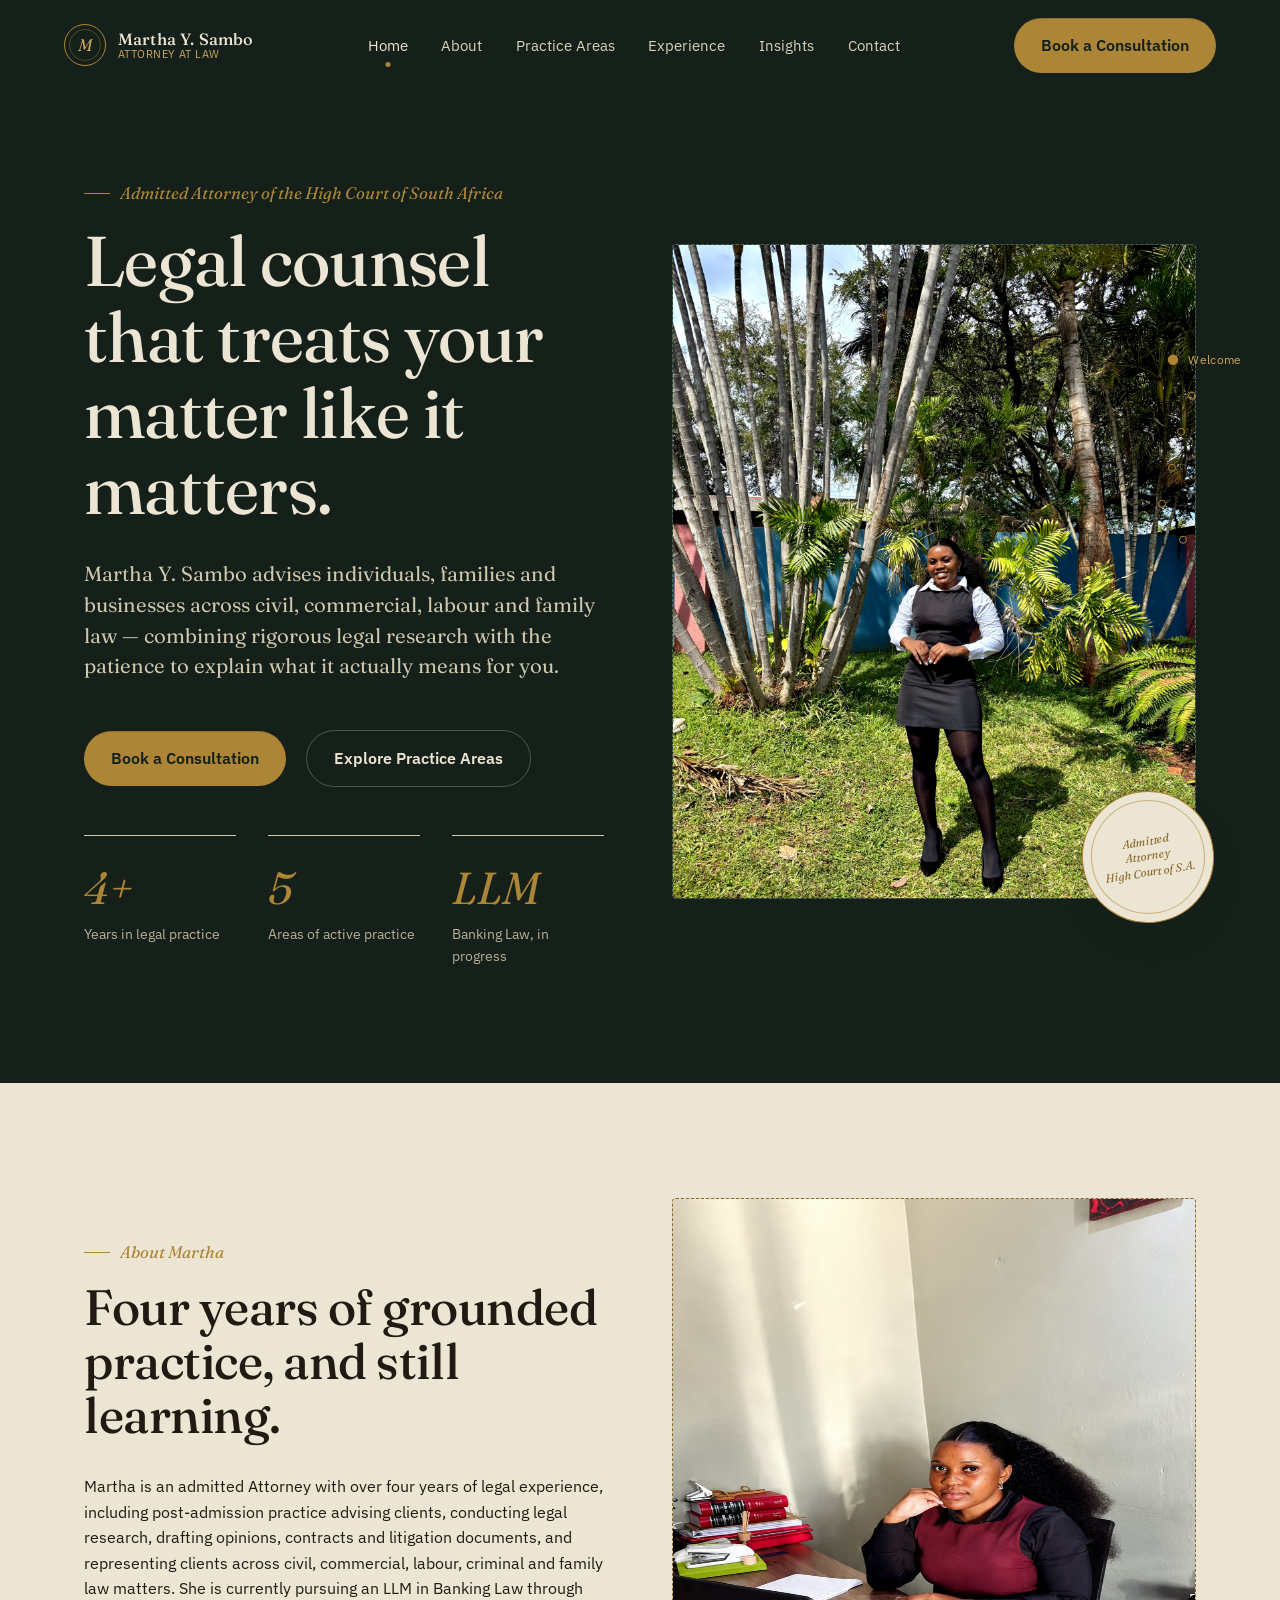
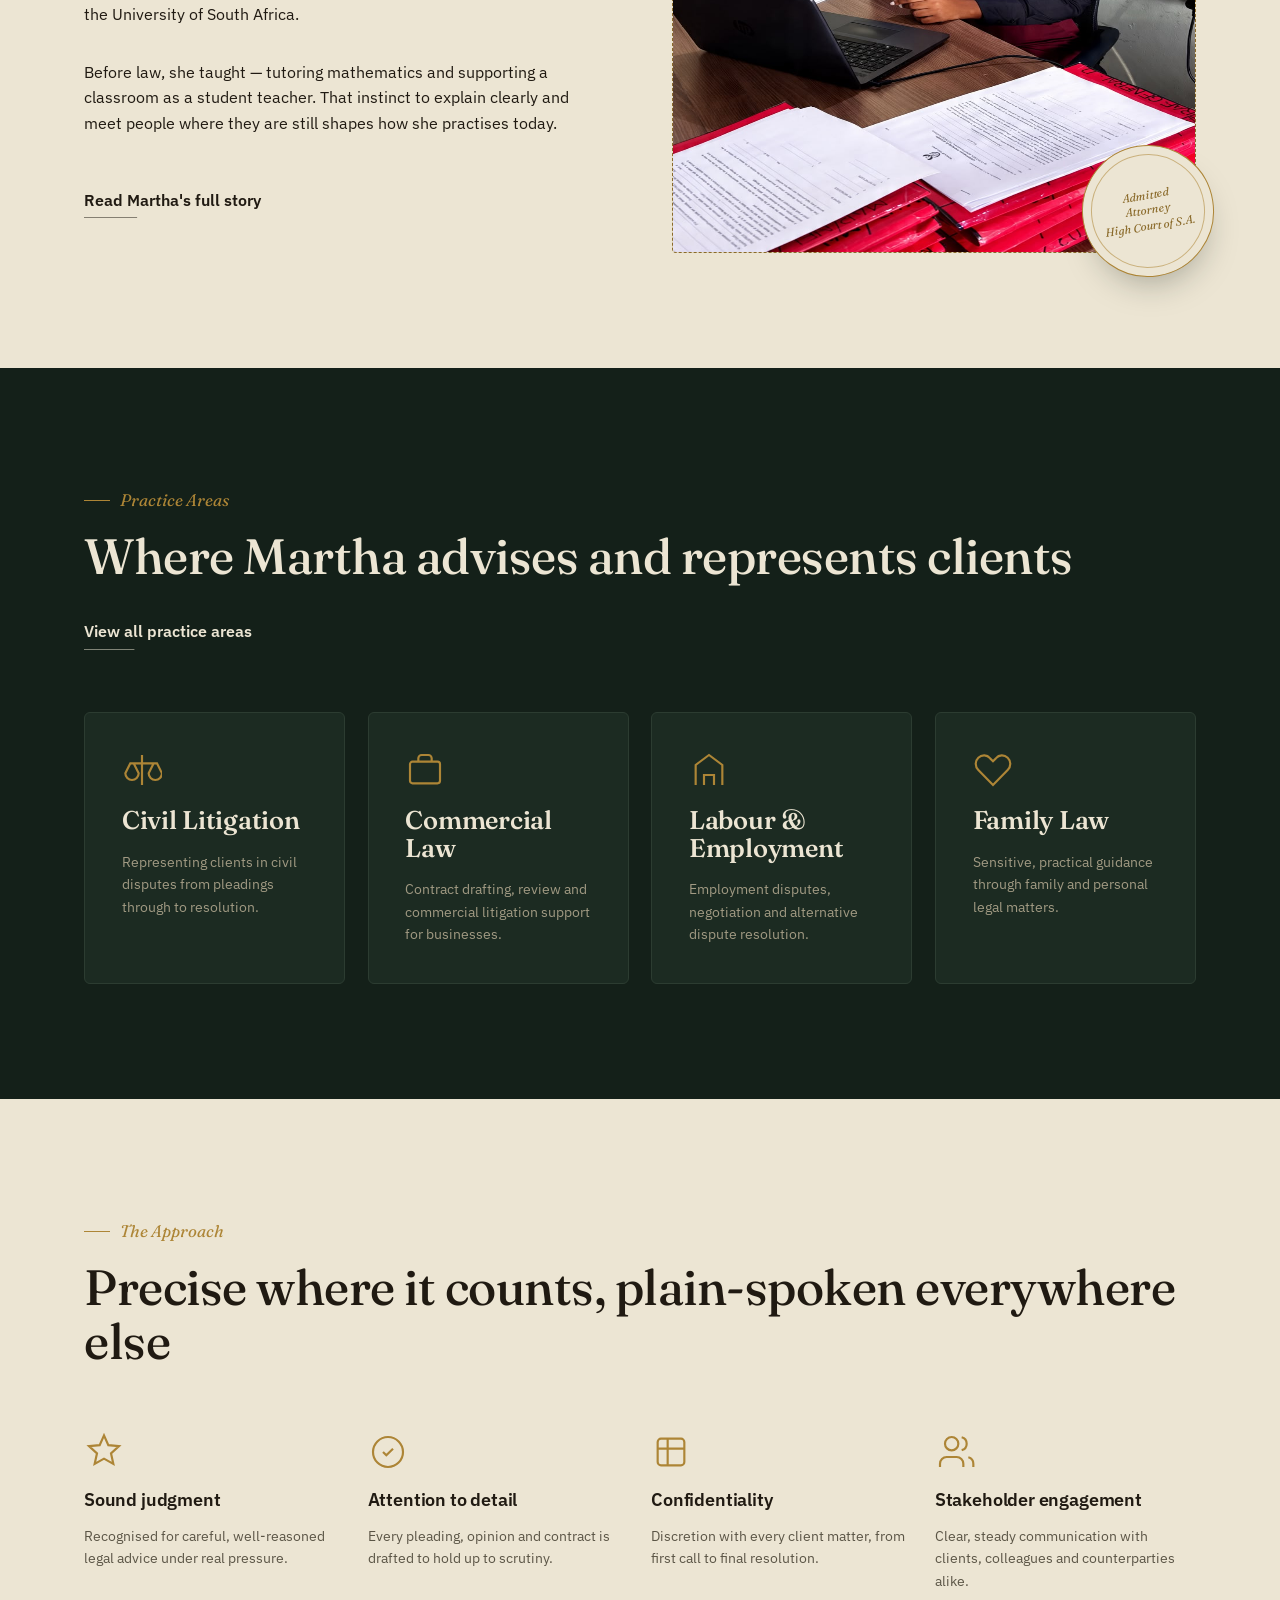
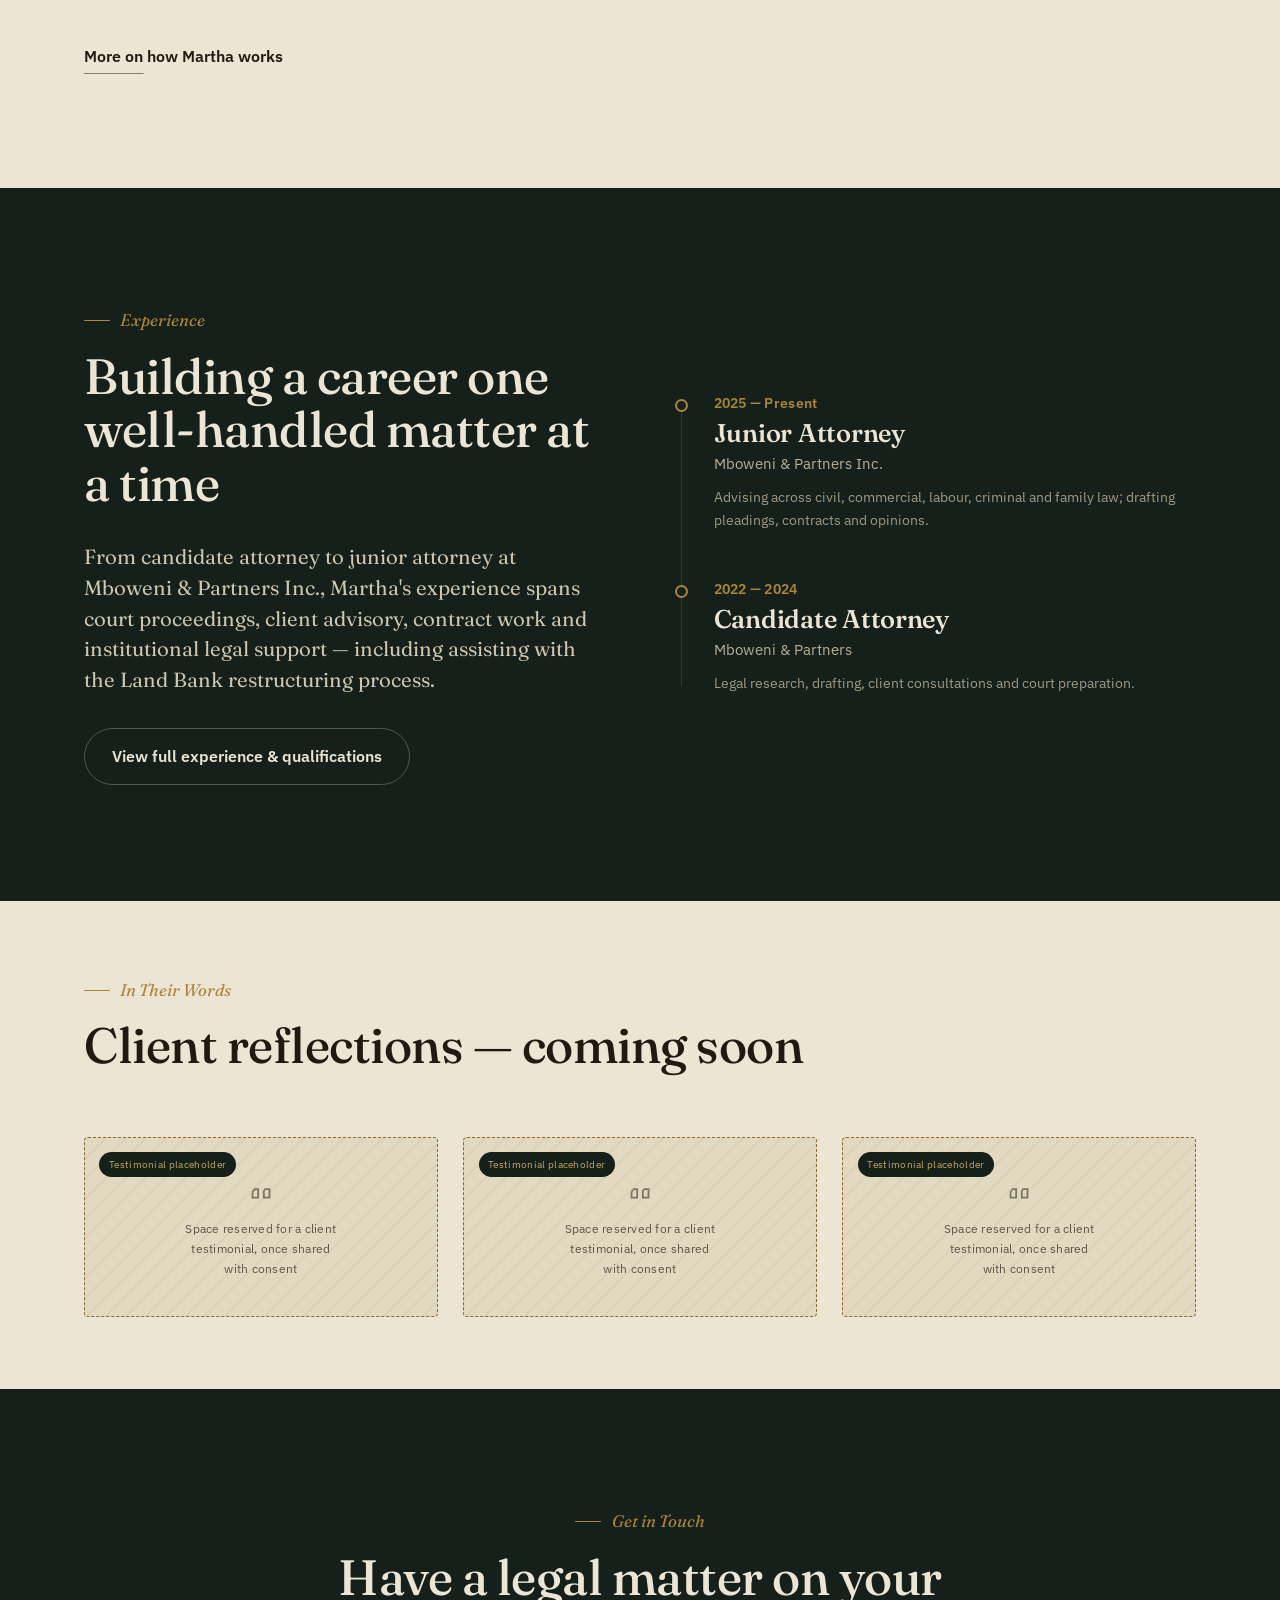
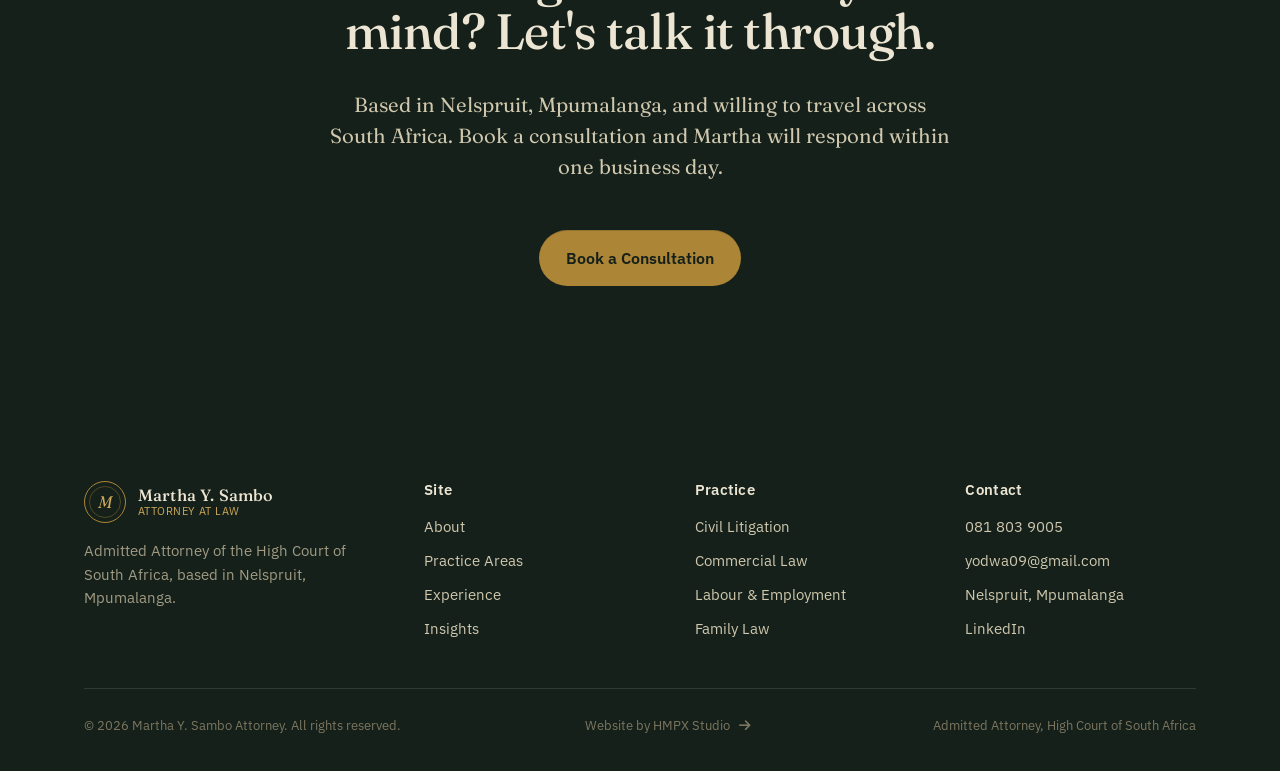
<file: docs/index.html>
<!DOCTYPE html>
<html lang="en">
<head>
<meta charset="UTF-8" />
<meta name="viewport" content="width=device-width, initial-scale=1.0" />
<title>Martha Y. Sambo — Admitted Attorney, Nelspruit &amp; Mpumalanga</title>
<meta name="description" content="Martha Y. Sambo is an admitted Attorney of the High Court of South Africa, based in Nelspruit, Mpumalanga, advising on civil, commercial, labour and family law matters with clarity and care." />
<meta name="theme-color" content="#142019" />
<link rel="preconnect" href="https://fonts.googleapis.com">
<link rel="preconnect" href="https://fonts.gstatic.com" crossorigin>
<link href="https://fonts.googleapis.com/css2?family=Fraunces:ital,opsz,wght@0,9..144,340..600;1,9..144,400..500&family=IBM+Plex+Sans:wght@400;500;600;700&display=swap" rel="stylesheet">
<link rel="stylesheet" href="assets/css/styles.css">
<link rel="stylesheet" href="https://cdnjs.cloudflare.com/ajax/libs/font-awesome/6.5.2/css/all.min.css">

<link rel="icon" href="data:image/svg+xml,%3Csvg xmlns='http://www.w3.org/2000/svg' viewBox='0 0 100 100'%3E%3Ccircle cx='50' cy='50' r='46' fill='%23142019' stroke='%23ad8536' stroke-width='4'/%3E%3Ctext x='50' y='63' font-size='42' text-anchor='middle' fill='%23cca75b' font-family='serif' font-style='italic'%3EM%3C/text%3E%3C/svg%3E">
</head>
<body class="on-paper">
<a class="skip-link" href="#main">Skip to content</a>

<!-- ============ HEADER ============ -->
<header class="site-header">
  <a class="seal" href="index.html" aria-label="Martha Y. Sambo — home">
    <span class="seal-mark" aria-hidden="true">M</span>
    <span class="seal-name"><strong>Martha Y. Sambo</strong><span>ATTORNEY AT LAW</span></span>
  </a>
  <nav class="main-nav" aria-label="Primary">
    <ul>
      <li><a href="index.html" aria-current="page">Home</a></li>
      <li><a href="about.html">About</a></li>
      <li><a href="practice-areas.html">Practice Areas</a></li>
      <li><a href="experience.html">Experience</a></li>
      <li><a href="insights.html">Insights</a></li>
      <li><a href="contact.html">Contact</a></li>
    </ul>
  </nav>
  <div class="nav-cta">
    <a class="btn btn-primary" href="contact.html">Book a Consultation</a>
    <button class="nav-toggle" aria-label="Open menu" aria-expanded="false" aria-controls="mobile-menu">
      <span></span>
    </button>
  </div>
</header>

<!-- ============ MOBILE MENU ============ -->
<div class="mobile-menu" id="mobile-menu">
  <ul>
    <li><a href="index.html">Home</a></li>
    <li><a href="about.html">About</a></li>
    <li><a href="practice-areas.html">Practice Areas</a></li>
    <li><a href="experience.html">Experience</a></li>
    <li><a href="insights.html">Insights</a></li>
    <li><a href="contact.html">Contact</a></li>
  </ul>
  <a class="btn btn-primary mobile-cta" href="contact.html">Book a Consultation</a>
  <p class="mobile-menu-foot">Nelspruit, Mpumalanga · yodwa09@gmail.com · 081 803 9005</p>
</div>

<!-- ============ SIDE RAIL NAV ============ -->
<nav class="rail-nav" aria-label="Section navigation">
  <a href="#hero" class="active"><span class="dot"></span><span class="label">Welcome</span></a>
  <a href="#about"><span class="dot"></span><span class="label">About</span></a>
  <a href="#practice"><span class="dot"></span><span class="label">Practice</span></a>
  <a href="#approach"><span class="dot"></span><span class="label">Approach</span></a>
  <a href="#experience"><span class="dot"></span><span class="label">Experience</span></a>
  <a href="#contact"><span class="dot"></span><span class="label">Contact</span></a>
</nav>

<main id="main">

  <!-- ============ HERO ============ -->
  <section class="section on-ink" id="hero" style="padding-top:clamp(9rem,16vw,11rem);">
    <div class="grain" aria-hidden="true"></div>
    <div class="wrap grid-2">
      <div data-reveal>
        <p class="eyebrow">Admitted Attorney of the High Court of South Africa</p>
        <h1>Legal counsel that treats your matter like it matters.</h1>
        <p class="lede mt-2">
          Martha Y. Sambo advises individuals, families and businesses across civil, commercial,
          labour and family law — combining rigorous legal research with the patience to explain
          what it actually means for you.
        </p>
        <div class="flex-between mt-3" style="justify-content:flex-start; gap:1.2rem;">
          <a class="btn btn-primary" href="contact.html">Book a Consultation</a>
          <a class="btn btn-ghost" href="practice-areas.html">Explore Practice Areas</a>
        </div>
        <div class="stat-row mt-3" style="max-width:520px;">
          <div class="stat"><div class="num">4+</div><div class="lbl">Years in legal practice</div></div>
          <div class="stat"><div class="num">5</div><div class="lbl">Areas of active practice</div></div>
          <div class="stat"><div class="num">LLM</div><div class="lbl">Banking Law, in progress</div></div>
        </div>
      </div>
      <div data-reveal style="position:relative;">
        <img src="assets/images/Attorney4.webp"
          alt="Professional headshot of Martha Y. Sambo"
          class="ph ph-portrait">
  
      <div class="stamp" style="right:-18px; bottom:-24px;" aria-hidden="true">
    <span>Admitted Attorney<br>High Court of&nbsp;S.A.</span>
  </div>
</div>

    </div>
  </section>

  <!-- ============ ABOUT PREVIEW ============ -->
  <section class="section on-paper" id="about">
    <div class="wrap grid-2">
      <div data-reveal style="order:2;">
        <div data-reveal style="position:relative;">
          <img src="assets/images/Attorney1.webp"
              alt="Professional headshot of Martha Y. Sambo"
              class="ph ph-portrait">
          
          <div class="stamp" style="right:-18px; bottom:-24px;" aria-hidden="true">
            <span>Admitted Attorney<br>High Court of&nbsp;S.A.</span>
          </div>
        </div>

      </div>
      <div data-reveal style="order:1;">
        <p class="eyebrow">About Martha</p>
        <h2>Four years of grounded practice, and still learning.</h2>
        <p class="mt-2">
          Martha is an admitted Attorney with over four years of legal experience, including
          post-admission practice advising clients, conducting legal research, drafting opinions,
          contracts and litigation documents, and representing clients across civil, commercial,
          labour, criminal and family law matters. She is currently pursuing an LLM in Banking Law
          through the University of South Africa.
        </p>
        <p class="mt-2">
          Before law, she taught — tutoring mathematics and supporting a classroom as a student
          teacher. That instinct to explain clearly and meet people where they are still shapes
          how she practises today.
        </p>
        <a class="btn-text mt-3" style="display:inline-block;" href="about.html">Read Martha's full story</a>
      </div>
    </div>
  </section>

  <!-- ============ PRACTICE AREAS PREVIEW ============ -->
  <section class="section on-ink" id="practice">
    <div class="wrap">
      <div class="section-head">
        <div>
          <p class="eyebrow">Practice Areas</p>
          <h2>Where Martha advises and represents clients</h2>
        </div>
        <a class="btn-text" href="practice-areas.html">View all practice areas</a>
      </div>
      <div class="grid-4">
        <article class="card" data-reveal>
          <div class="mark"><svg viewBox="0 0 24 24" fill="none" stroke="currentColor" stroke-width="1.3"><path d="M12 3v18M5 8l-3 6a4 4 0 008 0l-3-6zM19 8l-3 6a4 4 0 008 0l-3-6zM5 8h14"/></svg></div>
          <h3>Civil Litigation</h3>
          <p class="small mt-1">Representing clients in civil disputes from pleadings through to resolution.</p>
        </article>
        <article class="card" data-reveal>
          <div class="mark"><svg viewBox="0 0 24 24" fill="none" stroke="currentColor" stroke-width="1.3"><rect x="3" y="7" width="18" height="13" rx="1.5"/><path d="M8 7V5a2 2 0 012-2h4a2 2 0 012 2v2"/></svg></div>
          <h3>Commercial Law</h3>
          <p class="small mt-1">Contract drafting, review and commercial litigation support for businesses.</p>
        </article>
        <article class="card" data-reveal>
          <div class="mark"><svg viewBox="0 0 24 24" fill="none" stroke="currentColor" stroke-width="1.3"><path d="M4 21V9l8-6 8 6v12M9 21v-6h6v6"/></svg></div>
          <h3>Labour &amp; Employment</h3>
          <p class="small mt-1">Employment disputes, negotiation and alternative dispute resolution.</p>
        </article>
        <article class="card" data-reveal>
          <div class="mark"><svg viewBox="0 0 24 24" fill="none" stroke="currentColor" stroke-width="1.3"><path d="M20.8 4.6c-2-1.9-5.2-1.9-7 .3L12 6.7l-1.8-1.8c-1.8-2.2-5-2.2-7-.3-2.1 2-2.1 5.3 0 7.4L12 21l8.8-9c2.1-2.1 2.1-5.4 0-7.4z"/></svg></div>
          <h3>Family Law</h3>
          <p class="small mt-1">Sensitive, practical guidance through family and personal legal matters.</p>
        </article>
      </div>
    </div>
  </section>

  <!-- ============ APPROACH / VALUES ============ -->
  <section class="section on-paper" id="approach">
    <div class="wrap">
      <div class="section-head">
        <div>
          <p class="eyebrow">The Approach</p>
          <h2>Precise where it counts, plain-spoken everywhere else</h2>
        </div>
      </div>
      <div class="grid-4">
        <div data-reveal>
          <div class="mark"><svg viewBox="0 0 24 24" fill="none" stroke="currentColor" stroke-width="1.3"><path d="M12 2l2.6 5.9 6.4.6-4.8 4.3 1.4 6.3L12 16l-5.6 3.1 1.4-6.3-4.8-4.3 6.4-.6z"/></svg></div>
          <h4>Sound judgment</h4>
          <p class="small mt-1">Recognised for careful, well-reasoned legal advice under real pressure.</p>
        </div>
        <div data-reveal>
          <div class="mark"><svg viewBox="0 0 24 24" fill="none" stroke="currentColor" stroke-width="1.3"><path d="M9 12l2 2 4-4M21 12a9 9 0 11-9-9 9 9 0 019 9z"/></svg></div>
          <h4>Attention to detail</h4>
          <p class="small mt-1">Every pleading, opinion and contract is drafted to hold up to scrutiny.</p>
        </div>
        <div data-reveal>
          <div class="mark"><svg viewBox="0 0 24 24" fill="none" stroke="currentColor" stroke-width="1.3"><rect x="4" y="4" width="16" height="16" rx="2"/><path d="M4 10h16M10 4v16"/></svg></div>
          <h4>Confidentiality</h4>
          <p class="small mt-1">Discretion with every client matter, from first call to final resolution.</p>
        </div>
        <div data-reveal>
          <div class="mark"><svg viewBox="0 0 24 24" fill="none" stroke="currentColor" stroke-width="1.3"><path d="M17 21v-2a4 4 0 00-4-4H7a4 4 0 00-4 4v2M10 11a4 4 0 100-8 4 4 0 000 8zM23 21v-2a4 4 0 00-3-3.87M16 3.13a4 4 0 010 7.75"/></svg></div>
          <h4>Stakeholder engagement</h4>
          <p class="small mt-1">Clear, steady communication with clients, colleagues and counterparties alike.</p>
        </div>
      </div>
      <a class="btn-text mt-3" style="display:inline-block;" href="about.html">More on how Martha works</a>
    </div>
  </section>

  <!-- ============ EXPERIENCE TEASER ============ -->
  <section class="section on-ink" id="experience">
    <div class="wrap grid-2">
      <div data-reveal>
        <p class="eyebrow">Experience</p>
        <h2>Building a career one well-handled matter at a time</h2>
        <p class="lede mt-2">
          From candidate attorney to junior attorney at Mboweni &amp; Partners Inc., Martha's
          experience spans court proceedings, client advisory, contract work and institutional
          legal support — including assisting with the Land Bank restructuring process.
        </p>
        <a class="btn btn-ghost mt-2" href="experience.html">View full experience &amp; qualifications</a>
      </div>
      <div data-reveal>
        <div class="timeline">
          <div class="tl-item">
            <div class="tl-date">2025 — Present</div>
            <h3>Junior Attorney</h3>
            <p class="tl-org">Mboweni &amp; Partners Inc.</p>
            <p class="small">Advising across civil, commercial, labour, criminal and family law; drafting pleadings, contracts and opinions.</p>
          </div>
          <div class="tl-item">
            <div class="tl-date">2022 — 2024</div>
            <h3>Candidate Attorney</h3>
            <p class="tl-org">Mboweni &amp; Partners</p>
            <p class="small">Legal research, drafting, client consultations and court preparation.</p>
          </div>
        </div>
      </div>
    </div>
  </section>

  <!-- ============ TESTIMONIAL PLACEHOLDER ============ -->
  <section class="section on-paper tight">
    <div class="wrap">
      <div class="section-head">
        <div>
          <p class="eyebrow">In Their Words</p>
          <h2>Client reflections — coming soon</h2>
        </div>
      </div>
      <div class="grid-3">
        <div class="ph ph-square" style="aspect-ratio:auto; min-height:180px;" data-reveal>
          <span class="ph-tag">Testimonial placeholder</span>
          <svg class="ph-icon" viewBox="0 0 24 24" fill="none" stroke="currentColor" stroke-width="1.3"><path d="M7 10h3v6H6v-3a3 3 0 013-3zM15 10h3v6h-4v-3a3 3 0 011-3z"/></svg>
          <p class="ph-label">Space reserved for a client testimonial, once shared with consent</p>
        </div>
        <div class="ph ph-square" style="aspect-ratio:auto; min-height:180px;" data-reveal>
          <span class="ph-tag">Testimonial placeholder</span>
          <svg class="ph-icon" viewBox="0 0 24 24" fill="none" stroke="currentColor" stroke-width="1.3"><path d="M7 10h3v6H6v-3a3 3 0 013-3zM15 10h3v6h-4v-3a3 3 0 011-3z"/></svg>
          <p class="ph-label">Space reserved for a client testimonial, once shared with consent</p>
        </div>
        <div class="ph ph-square" style="aspect-ratio:auto; min-height:180px;" data-reveal>
          <span class="ph-tag">Testimonial placeholder</span>
          <svg class="ph-icon" viewBox="0 0 24 24" fill="none" stroke="currentColor" stroke-width="1.3"><path d="M7 10h3v6H6v-3a3 3 0 013-3zM15 10h3v6h-4v-3a3 3 0 011-3z"/></svg>
          <p class="ph-label">Space reserved for a client testimonial, once shared with consent</p>
        </div>
      </div>
    </div>
  </section>

  <!-- ============ CONTACT CTA ============ -->
  <section class="section on-ink" id="contact">
    <div class="grain" aria-hidden="true"></div>
    <div class="wrap center" style="max-width:760px;">
      <p class="eyebrow" style="justify-content:center;">Get in Touch</p>
      <h2>Have a legal matter on your mind? Let's talk it through.</h2>
      <p class="lede mt-2" style="margin-inline:auto;">
        Based in Nelspruit, Mpumalanga, and willing to travel across South Africa.
        Book a consultation and Martha will respond within one business day.
      </p>
      <div class="mt-3">
        <a class="btn btn-primary" href="contact.html">Book a Consultation</a>
      </div>
    </div>
  </section>

</main>

<!-- ============ FOOTER ============ -->
<footer class="site-footer">
  <div class="wrap">
    <div class="footer-grid">
      <div class="footer-brand">
        <a class="seal" href="index.html">
          <span class="seal-mark">M</span>
          <span class="seal-name"><strong>Martha Y. Sambo</strong><span>ATTORNEY AT LAW</span></span>
        </a>
        <p>Admitted Attorney of the High Court of South Africa, based in Nelspruit, Mpumalanga.</p>
      </div>
      <div>
        <h4>Site</h4>
        <ul>
          <li><a href="about.html">About</a></li>
          <li><a href="practice-areas.html">Practice Areas</a></li>
          <li><a href="experience.html">Experience</a></li>
          <li><a href="insights.html">Insights</a></li>
        </ul>
      </div>
      <div>
        <h4>Practice</h4>
        <ul>
          <li><a href="practice-areas.html#civil">Civil Litigation</a></li>
          <li><a href="practice-areas.html#commercial">Commercial Law</a></li>
          <li><a href="practice-areas.html#labour">Labour &amp; Employment</a></li>
          <li><a href="practice-areas.html#family">Family Law</a></li>
        </ul>
      </div>
      <div>
        <h4>Contact</h4>
        <ul>
          <li><a href="tel:0818039005">081 803 9005</a></li>
          <li><a href="mailto:yodwa09@gmail.com">yodwa09@gmail.com</a></li>
          <li>Nelspruit, Mpumalanga</li>
          <li><a href="https://www.linkedin.com/in/martha-sambo-7b82401a1" target="_blank" rel="noopener">LinkedIn</a></li>
        </ul>
      </div>
    </div>
    <div class="footer-bottom">
      <span>© <span data-year></span> Martha Y. Sambo Attorney. All rights reserved.</span>
      <a href="https://www.hmpxstudio.co.za" target="_blank" rel="noopener" class="credit-link">Website by HMPX Studio <i class="fas fa-arrow-right"></i></a>
      <span>Admitted Attorney, High Court of South Africa</span>
    </div>
  </div>
</footer>

<script src="assets/js/script.js"></script>
</body>
</html>
</file>
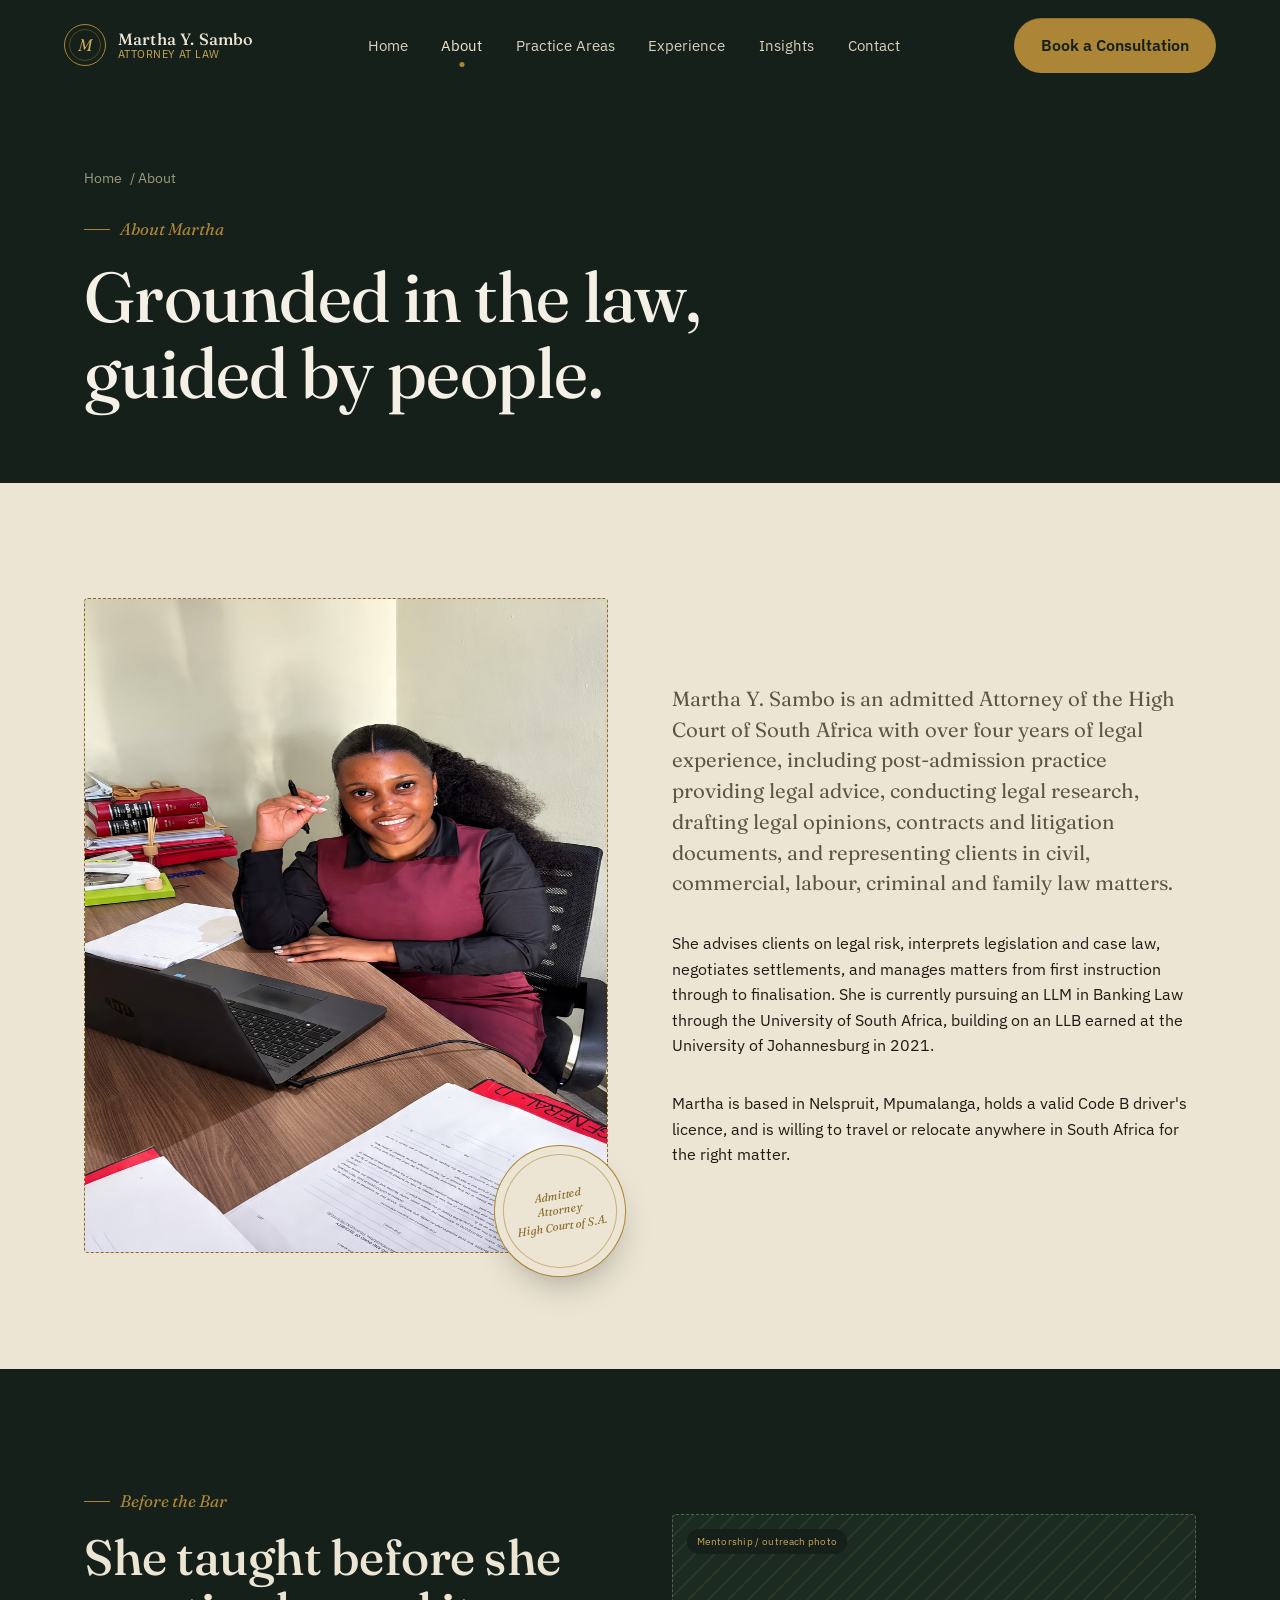
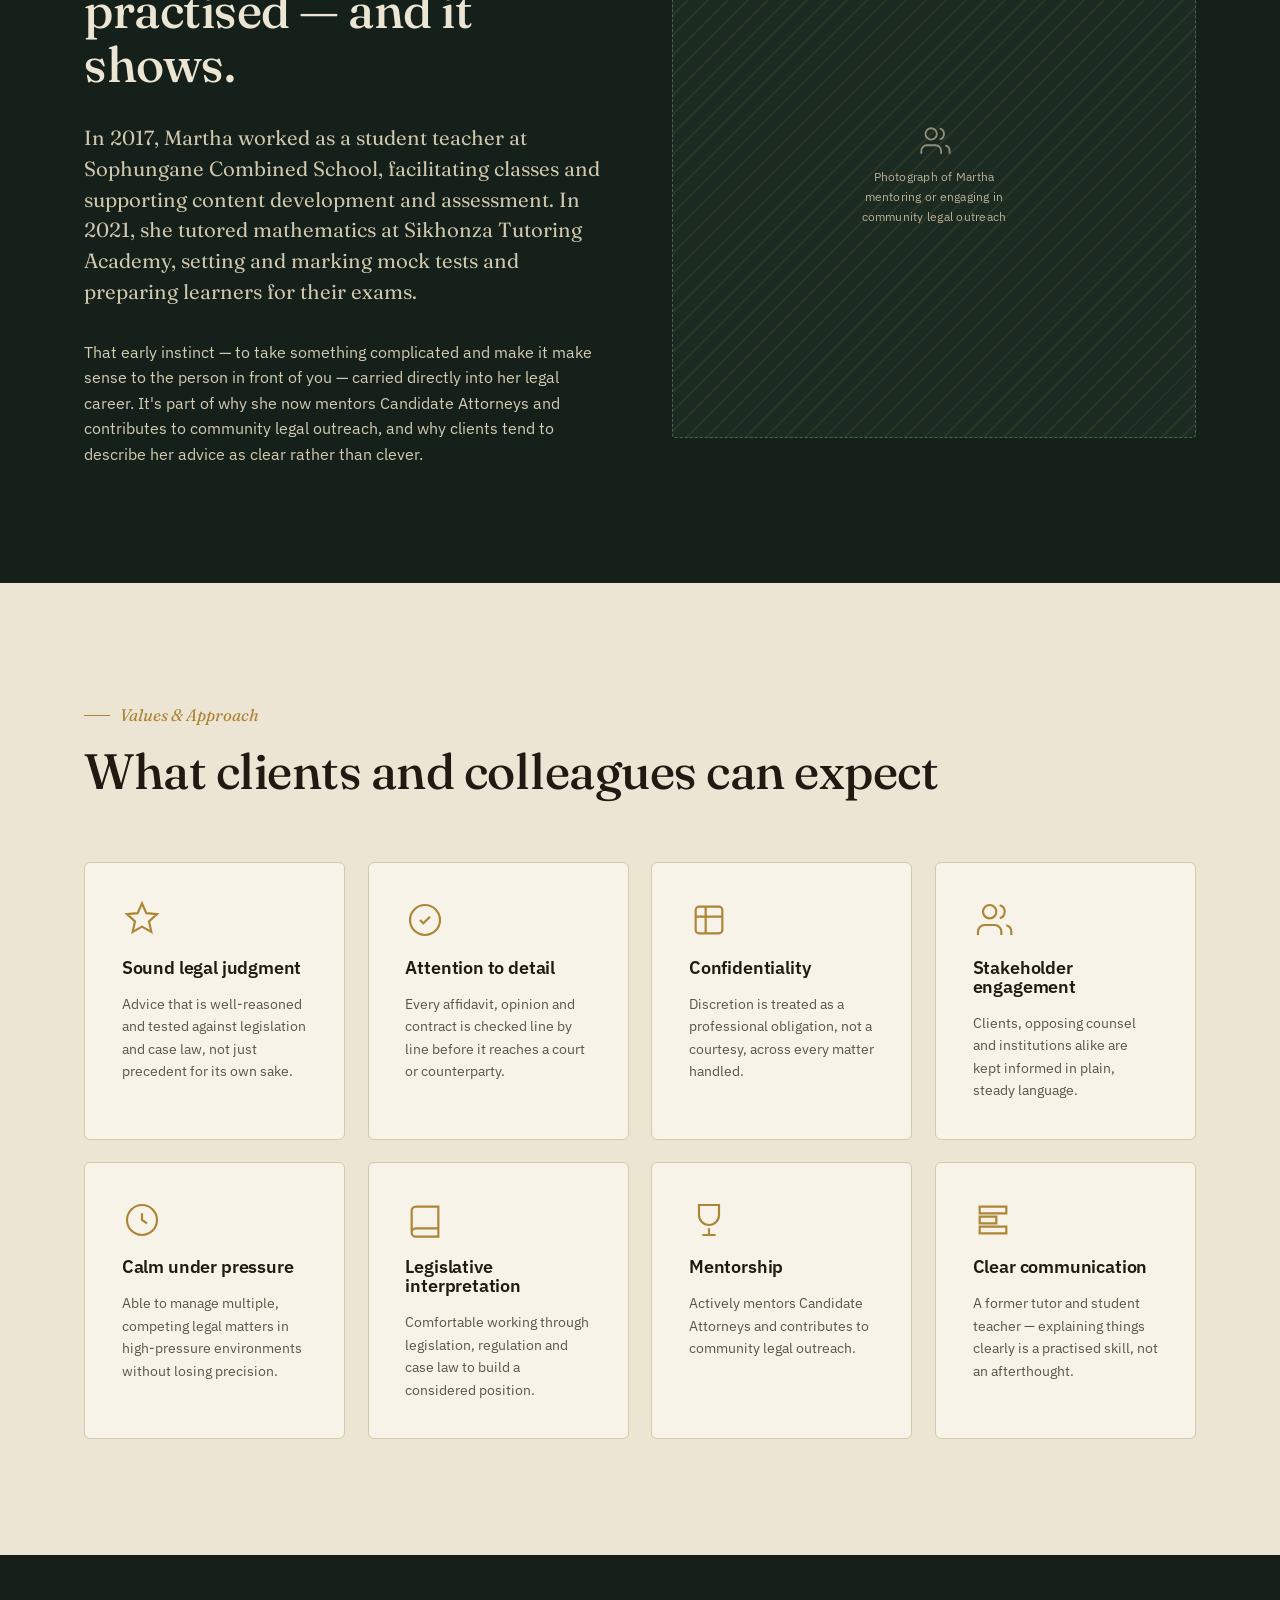
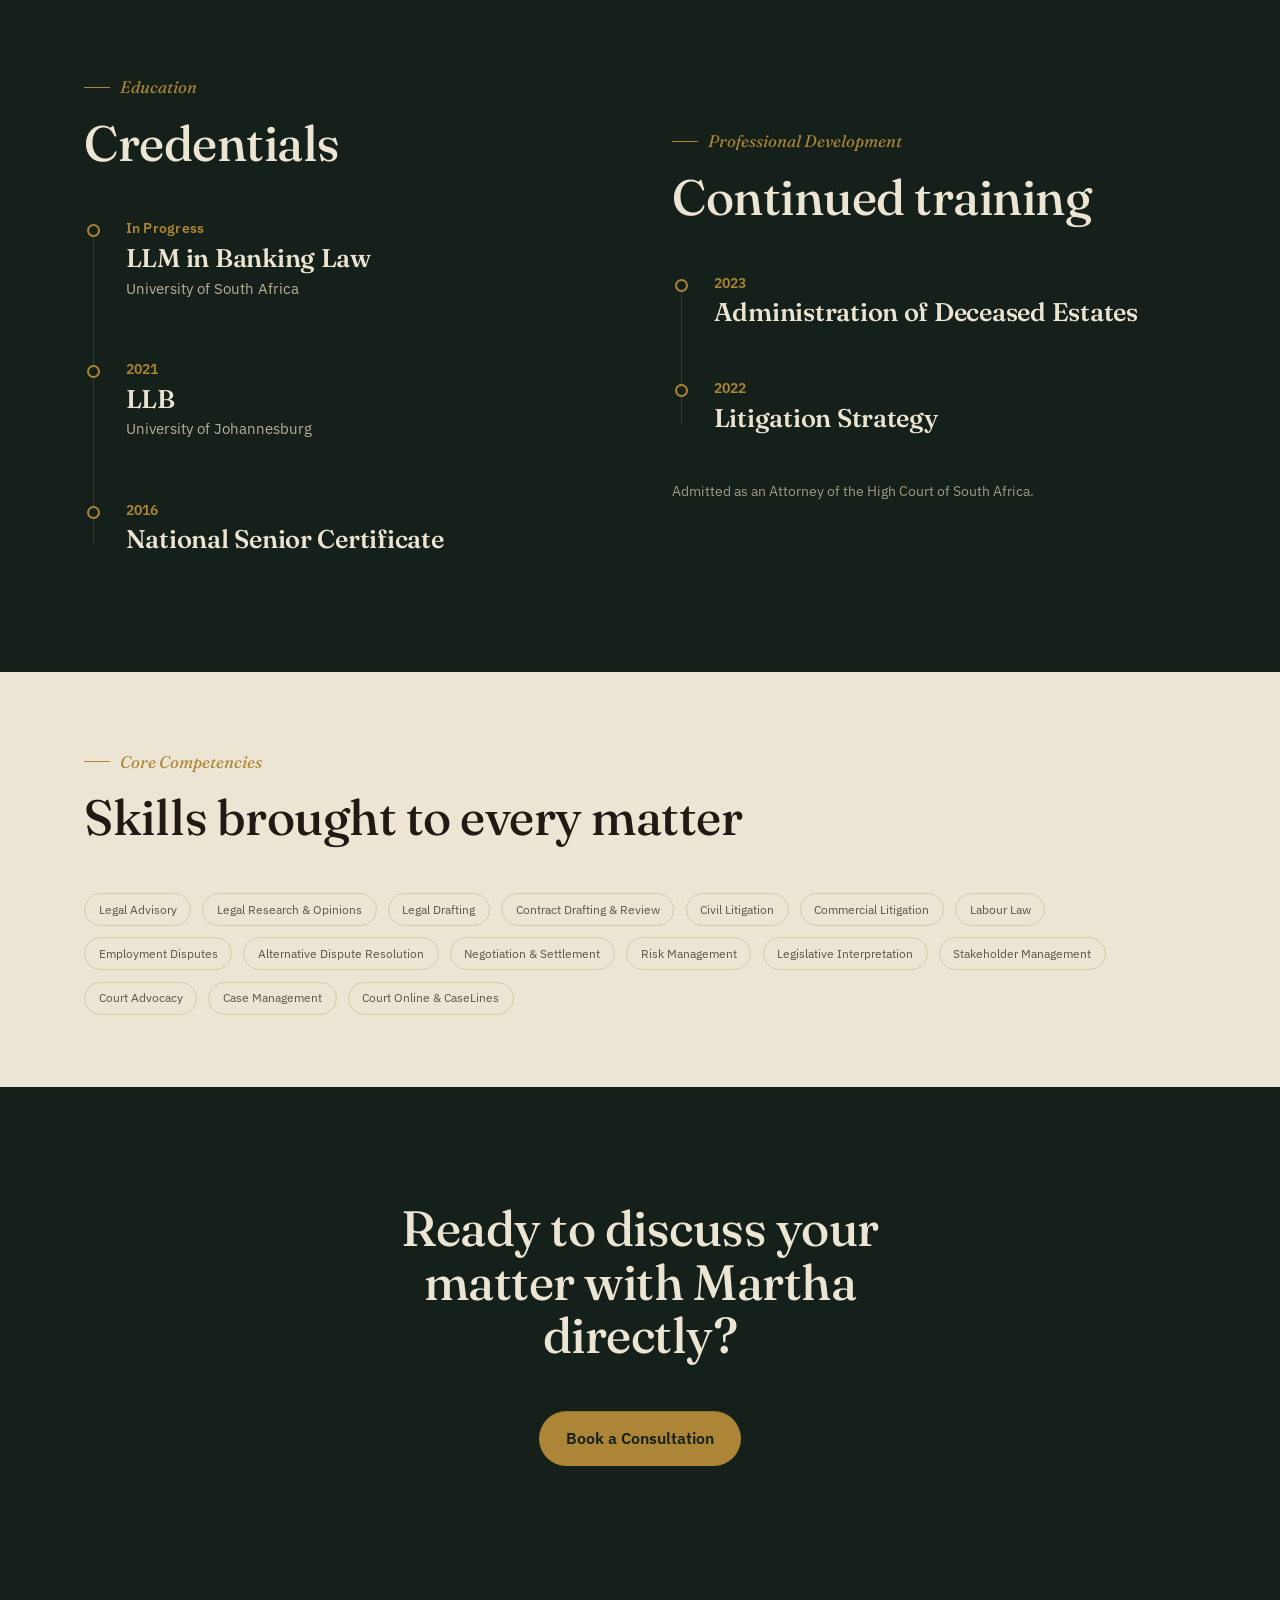
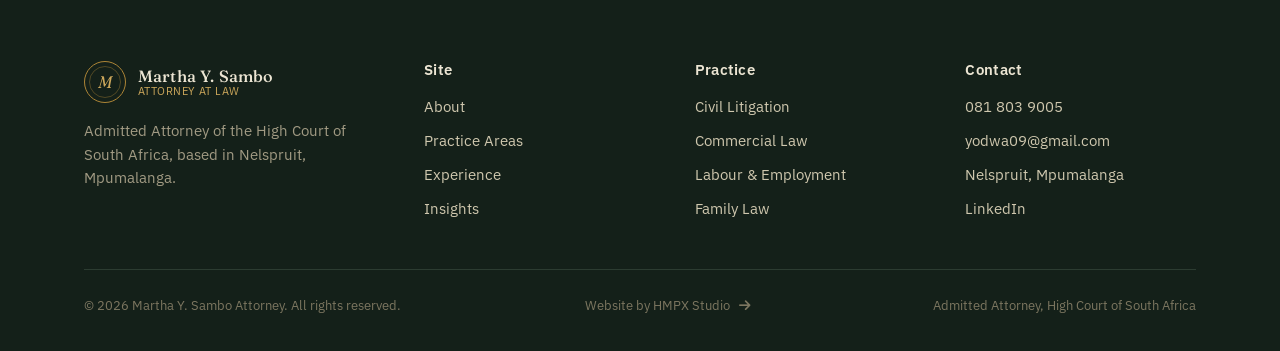
<file: docs/about.html>
<!DOCTYPE html>
<html lang="en">
<head>
<meta charset="UTF-8" />
<meta name="viewport" content="width=device-width, initial-scale=1.0" />
<title>About Martha Y. Sambo — Attorney Profile</title>
<meta name="description" content="Learn about Martha Y. Sambo, an admitted Attorney of the High Court of South Africa based in Nelspruit — her background, values, education and approach to legal practice." />
<meta name="theme-color" content="#142019" />
<link rel="preconnect" href="https://fonts.googleapis.com">
<link rel="preconnect" href="https://fonts.gstatic.com" crossorigin>
<link href="https://fonts.googleapis.com/css2?family=Fraunces:ital,opsz,wght@0,9..144,340..600;1,9..144,400..500&family=IBM+Plex+Sans:wght@400;500;600;700&display=swap" rel="stylesheet">
<link rel="stylesheet" href="assets/css/styles.css">
<link rel="stylesheet" href="https://cdnjs.cloudflare.com/ajax/libs/font-awesome/6.5.2/css/all.min.css">

<link rel="icon" href="data:image/svg+xml,%3Csvg xmlns='http://www.w3.org/2000/svg' viewBox='0 0 100 100'%3E%3Ccircle cx='50' cy='50' r='46' fill='%23142019' stroke='%23ad8536' stroke-width='4'/%3E%3Ctext x='50' y='63' font-size='42' text-anchor='middle' fill='%23cca75b' font-family='serif' font-style='italic'%3EM%3C/text%3E%3C/svg%3E">
</head>
<body class="on-paper">
<a class="skip-link" href="#main">Skip to content</a>

<header class="site-header scrolled">
  <a class="seal" href="index.html" aria-label="Martha Y. Sambo — home">
    <span class="seal-mark" aria-hidden="true">M</span>
    <span class="seal-name"><strong>Martha Y. Sambo</strong><span>ATTORNEY AT LAW</span></span>
  </a>
  <nav class="main-nav" aria-label="Primary">
    <ul>
      <li><a href="index.html">Home</a></li>
      <li><a href="about.html" aria-current="page">About</a></li>
      <li><a href="practice-areas.html">Practice Areas</a></li>
      <li><a href="experience.html">Experience</a></li>
      <li><a href="insights.html">Insights</a></li>
      <li><a href="contact.html">Contact</a></li>
    </ul>
  </nav>
  <div class="nav-cta">
    <a class="btn btn-primary" href="contact.html">Book a Consultation</a>
    <button class="nav-toggle" aria-label="Open menu" aria-expanded="false" aria-controls="mobile-menu"><span></span></button>
  </div>
</header>

<div class="mobile-menu" id="mobile-menu">
  <ul>
    <li><a href="index.html">Home</a></li>
    <li><a href="about.html">About</a></li>
    <li><a href="practice-areas.html">Practice Areas</a></li>
    <li><a href="experience.html">Experience</a></li>
    <li><a href="insights.html">Insights</a></li>
    <li><a href="contact.html">Contact</a></li>
  </ul>
  <a class="btn btn-primary mobile-cta" href="contact.html">Book a Consultation</a>
  <p class="mobile-menu-foot">Nelspruit, Mpumalanga · yodwa09@gmail.com · 081 803 9005</p>
</div>

<main id="main">

  <section class="page-intro">
    <div class="grain" aria-hidden="true"></div>
    <div class="wrap">
      <p class="crumb"><a href="index.html">Home</a> / About</p>
      <p class="eyebrow">About Martha</p>
      <h1 style="max-width:16ch; color:#f7f3e8;">Grounded in the law, guided by people.</h1>
    </div>
  </section>

  <!-- ============ INTRO / PORTRAIT ============ -->
  <section class="section on-paper">
    <div class="wrap grid-2">
      <div data-reveal>
        <div data-reveal style="position:relative;">
          <img src="assets/images/Attorney3.webp"
              alt="Professional headshot of Martha Y. Sambo"
              class="ph ph-portrait">
          
          <div class="stamp" style="right:-18px; bottom:-24px;" aria-hidden="true">
            <span>Admitted Attorney<br>High Court of&nbsp;S.A.</span>
          </div>
        </div>

      </div>
      <div data-reveal>
        <p class="lede">
          Martha Y. Sambo is an admitted Attorney of the High Court of South Africa with over four
          years of legal experience, including post-admission practice providing legal advice,
          conducting legal research, drafting legal opinions, contracts and litigation documents,
          and representing clients in civil, commercial, labour, criminal and family law matters.
        </p>
        <p class="mt-2">
          She advises clients on legal risk, interprets legislation and case law, negotiates
          settlements, and manages matters from first instruction through to finalisation. She is
          currently pursuing an LLM in Banking Law through the University of South Africa, building
          on an LLB earned at the University of Johannesburg in 2021.
        </p>
        <p class="mt-2">
          Martha is based in Nelspruit, Mpumalanga, holds a valid Code B driver's licence, and is
          willing to travel or relocate anywhere in South Africa for the right matter.
        </p>
      </div>
    </div>
  </section>

  <!-- ============ PERSONAL STORY: FROM CLASSROOM TO COURTROOM ============ -->
  <section class="section on-ink">
    <div class="wrap grid-2">
      <div data-reveal>
        <p class="eyebrow">Before the Bar</p>
        <h2>She taught before she practised — and it shows.</h2>
        <p class="lede mt-2">
          In 2017, Martha worked as a student teacher at Sophungane Combined School, facilitating
          classes and supporting content development and assessment. In 2021, she tutored
          mathematics at Sikhonza Tutoring Academy, setting and marking mock tests and preparing
          learners for their exams.
        </p>
        <p class="mt-2" style="color:#d3cbb2;">
          That early instinct — to take something complicated and make it make sense to the person
          in front of you — carried directly into her legal career. It's part of why she now
          mentors Candidate Attorneys and contributes to community legal outreach, and why clients
          tend to describe her advice as clear rather than clever.
        </p>
      </div>
      <div data-reveal>
        <div class="ph ph-square" role="img" aria-label="Placeholder for a photograph representing mentorship or community outreach">
          <span class="ph-tag">Mentorship / outreach photo</span>
          <svg class="ph-icon" viewBox="0 0 24 24" fill="none" stroke="currentColor" stroke-width="1.3"><path d="M17 21v-2a4 4 0 00-4-4H7a4 4 0 00-4 4v2M10 11a4 4 0 100-8 4 4 0 000 8zM23 21v-2a4 4 0 00-3-3.87M16 3.13a4 4 0 010 7.75"/></svg>
          <p class="ph-label">Photograph of Martha mentoring or engaging in community legal outreach</p>
        </div>
      </div>
    </div>
  </section>

  <!-- ============ VALUES ============ -->
  <section class="section on-paper">
    <div class="wrap">
      <div class="section-head">
        <div>
          <p class="eyebrow">Values &amp; Approach</p>
          <h2>What clients and colleagues can expect</h2>
        </div>
      </div>
      <div class="grid-4">
        <div class="card" data-reveal>
          <div class="mark"><svg viewBox="0 0 24 24" fill="none" stroke="currentColor" stroke-width="1.3"><path d="M12 2l2.6 5.9 6.4.6-4.8 4.3 1.4 6.3L12 16l-5.6 3.1 1.4-6.3-4.8-4.3 6.4-.6z"/></svg></div>
          <h4>Sound legal judgment</h4>
          <p class="small mt-1">Advice that is well-reasoned and tested against legislation and case law, not just precedent for its own sake.</p>
        </div>
        <div class="card" data-reveal>
          <div class="mark"><svg viewBox="0 0 24 24" fill="none" stroke="currentColor" stroke-width="1.3"><path d="M9 12l2 2 4-4M21 12a9 9 0 11-9-9 9 9 0 019 9z"/></svg></div>
          <h4>Attention to detail</h4>
          <p class="small mt-1">Every affidavit, opinion and contract is checked line by line before it reaches a court or counterparty.</p>
        </div>
        <div class="card" data-reveal>
          <div class="mark"><svg viewBox="0 0 24 24" fill="none" stroke="currentColor" stroke-width="1.3"><rect x="4" y="4" width="16" height="16" rx="2"/><path d="M4 10h16M10 4v16"/></svg></div>
          <h4>Confidentiality</h4>
          <p class="small mt-1">Discretion is treated as a professional obligation, not a courtesy, across every matter handled.</p>
        </div>
        <div class="card" data-reveal>
          <div class="mark"><svg viewBox="0 0 24 24" fill="none" stroke="currentColor" stroke-width="1.3"><path d="M17 21v-2a4 4 0 00-4-4H7a4 4 0 00-4 4v2M10 11a4 4 0 100-8 4 4 0 000 8zM23 21v-2a4 4 0 00-3-3.87M16 3.13a4 4 0 010 7.75"/></svg></div>
          <h4>Stakeholder engagement</h4>
          <p class="small mt-1">Clients, opposing counsel and institutions alike are kept informed in plain, steady language.</p>
        </div>
        <div class="card" data-reveal>
          <div class="mark"><svg viewBox="0 0 24 24" fill="none" stroke="currentColor" stroke-width="1.3"><path d="M12 8v4l3 2M21 12a9 9 0 11-9-9 9 9 0 019 9z"/></svg></div>
          <h4>Calm under pressure</h4>
          <p class="small mt-1">Able to manage multiple, competing legal matters in high-pressure environments without losing precision.</p>
        </div>
        <div class="card" data-reveal>
          <div class="mark"><svg viewBox="0 0 24 24" fill="none" stroke="currentColor" stroke-width="1.3"><path d="M4 19.5A2.5 2.5 0 016.5 17H20M4 19.5A2.5 2.5 0 006.5 22H20V4H6.5A2.5 2.5 0 004 6.5v13z"/></svg></div>
          <h4>Legislative interpretation</h4>
          <p class="small mt-1">Comfortable working through legislation, regulation and case law to build a considered position.</p>
        </div>
        <div class="card" data-reveal>
          <div class="mark"><svg viewBox="0 0 24 24" fill="none" stroke="currentColor" stroke-width="1.3"><path d="M8 21h8M12 17v4M6 3h12v6a6 6 0 01-12 0V3z"/></svg></div>
          <h4>Mentorship</h4>
          <p class="small mt-1">Actively mentors Candidate Attorneys and contributes to community legal outreach.</p>
        </div>
        <div class="card" data-reveal>
          <div class="mark"><svg viewBox="0 0 24 24" fill="none" stroke="currentColor" stroke-width="1.3"><path d="M4 4h16v4H4zM4 10h10v4H4zM4 16h16v4H4z"/></svg></div>
          <h4>Clear communication</h4>
          <p class="small mt-1">A former tutor and student teacher — explaining things clearly is a practised skill, not an afterthought.</p>
        </div>
      </div>
    </div>
  </section>

  <!-- ============ EDUCATION & CREDENTIALS ============ -->
  <section class="section on-ink">
    <div class="wrap grid-2">
      <div data-reveal>
        <p class="eyebrow">Education</p>
        <h2>Credentials</h2>
        <div class="timeline mt-3">
          <div class="tl-item">
            <div class="tl-date">In Progress</div>
            <h3>LLM in Banking Law</h3>
            <p class="tl-org">University of South Africa</p>
          </div>
          <div class="tl-item">
            <div class="tl-date">2021</div>
            <h3>LLB</h3>
            <p class="tl-org">University of Johannesburg</p>
          </div>
          <div class="tl-item">
            <div class="tl-date">2016</div>
            <h3>National Senior Certificate</h3>
          </div>
        </div>
      </div>
      <div data-reveal>
        <p class="eyebrow">Professional Development</p>
        <h2>Continued training</h2>
        <div class="timeline mt-3">
          <div class="tl-item">
            <div class="tl-date">2023</div>
            <h3>Administration of Deceased Estates</h3>
          </div>
          <div class="tl-item">
            <div class="tl-date">2022</div>
            <h3>Litigation Strategy</h3>
          </div>
        </div>
        <p class="small mt-3">Admitted as an Attorney of the High Court of South Africa.</p>
      </div>
    </div>
  </section>

  <!-- ============ COMPETENCIES ============ -->
  <section class="section on-paper tight">
    <div class="wrap">
      <p class="eyebrow">Core Competencies</p>
      <h2>Skills brought to every matter</h2>
      <div class="mt-3" style="display:flex; flex-wrap:wrap; gap:0.7rem;">
        <span class="tag">Legal Advisory</span>
        <span class="tag">Legal Research &amp; Opinions</span>
        <span class="tag">Legal Drafting</span>
        <span class="tag">Contract Drafting &amp; Review</span>
        <span class="tag">Civil Litigation</span>
        <span class="tag">Commercial Litigation</span>
        <span class="tag">Labour Law</span>
        <span class="tag">Employment Disputes</span>
        <span class="tag">Alternative Dispute Resolution</span>
        <span class="tag">Negotiation &amp; Settlement</span>
        <span class="tag">Risk Management</span>
        <span class="tag">Legislative Interpretation</span>
        <span class="tag">Stakeholder Management</span>
        <span class="tag">Court Advocacy</span>
        <span class="tag">Case Management</span>
        <span class="tag">Court Online &amp; CaseLines</span>
      </div>
    </div>
  </section>

  <section class="section on-ink center">
    <div class="wrap" style="max-width:700px;">
      <h2>Ready to discuss your matter with Martha directly?</h2>
      <a class="btn btn-primary mt-3" href="contact.html">Book a Consultation</a>
    </div>
  </section>

</main>

<footer class="site-footer">
  <div class="wrap">
    <div class="footer-grid">
      <div class="footer-brand">
        <a class="seal" href="index.html">
          <span class="seal-mark">M</span>
          <span class="seal-name"><strong>Martha Y. Sambo</strong><span>ATTORNEY AT LAW</span></span>
        </a>
        <p>Admitted Attorney of the High Court of South Africa, based in Nelspruit, Mpumalanga.</p>
      </div>
      <div>
        <h4>Site</h4>
        <ul>
          <li><a href="about.html">About</a></li>
          <li><a href="practice-areas.html">Practice Areas</a></li>
          <li><a href="experience.html">Experience</a></li>
          <li><a href="insights.html">Insights</a></li>
        </ul>
      </div>
      <div>
        <h4>Practice</h4>
        <ul>
          <li><a href="practice-areas.html#civil">Civil Litigation</a></li>
          <li><a href="practice-areas.html#commercial">Commercial Law</a></li>
          <li><a href="practice-areas.html#labour">Labour &amp; Employment</a></li>
          <li><a href="practice-areas.html#family">Family Law</a></li>
        </ul>
      </div>
      <div>
        <h4>Contact</h4>
        <ul>
          <li><a href="tel:0818039005">081 803 9005</a></li>
          <li><a href="mailto:yodwa09@gmail.com">yodwa09@gmail.com</a></li>
          <li>Nelspruit, Mpumalanga</li>
          <li><a href="https://www.linkedin.com/in/martha-sambo-7b82401a1" target="_blank" rel="noopener">LinkedIn</a></li>
        </ul>
      </div>
    </div>
    <div class="footer-bottom">
      <span>© <span data-year></span> Martha Y. Sambo Attorney. All rights reserved.</span>
      <a href="https://www.hmpxstudio.co.za" target="_blank" rel="noopener" class="credit-link">Website by HMPX Studio <i class="fas fa-arrow-right"></i></a>
      <span>Admitted Attorney, High Court of South Africa</span>
    </div>
  </div>
</footer>

<script src="assets/js/script.js"></script>
</body>
</html>
</file>
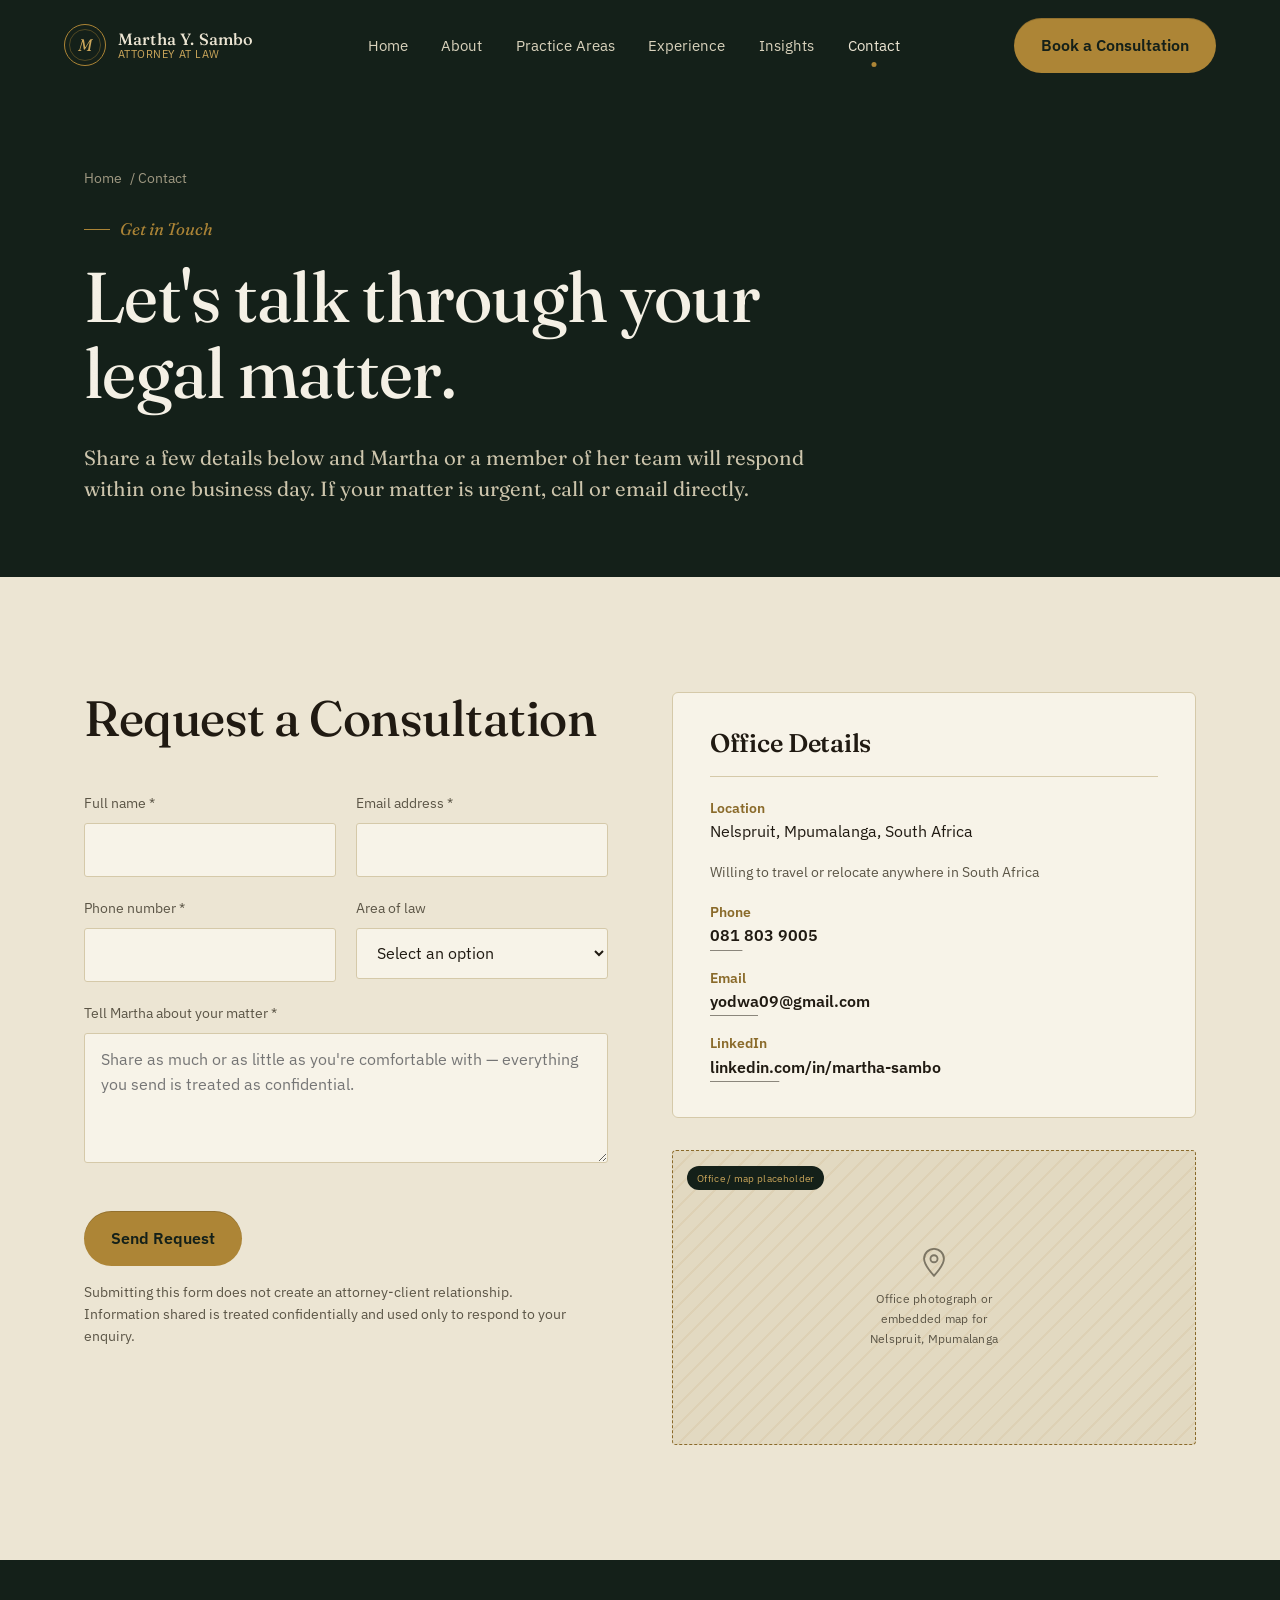
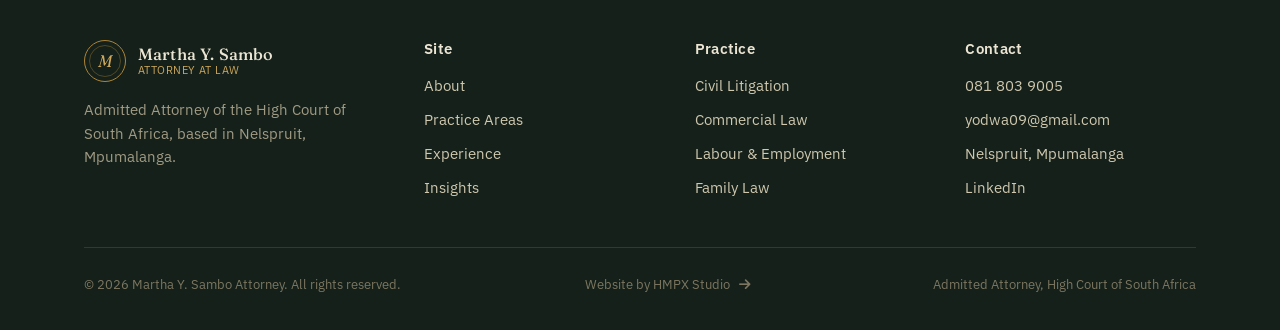
<file: docs/contact.html>
<!DOCTYPE html>
<html lang="en">
<head>
<meta charset="UTF-8" />
<meta name="viewport" content="width=device-width, initial-scale=1.0" />
<title>Contact &amp; Consultation — Martha Y. Sambo, Attorney</title>
<meta name="description" content="Book a consultation with Martha Y. Sambo, Attorney, based in Nelspruit, Mpumalanga. Available to travel across South Africa." />
<meta name="theme-color" content="#142019" />
<link rel="preconnect" href="https://fonts.googleapis.com">
<link rel="preconnect" href="https://fonts.gstatic.com" crossorigin>
<link href="https://fonts.googleapis.com/css2?family=Fraunces:ital,opsz,wght@0,9..144,340..600;1,9..144,400..500&family=IBM+Plex+Sans:wght@400;500;600;700&display=swap" rel="stylesheet">
<link rel="stylesheet" href="assets/css/styles.css">
<link rel="stylesheet" href="https://cdnjs.cloudflare.com/ajax/libs/font-awesome/6.5.2/css/all.min.css">

<link rel="icon" href="data:image/svg+xml,%3Csvg xmlns='http://www.w3.org/2000/svg' viewBox='0 0 100 100'%3E%3Ccircle cx='50' cy='50' r='46' fill='%23142019' stroke='%23ad8536' stroke-width='4'/%3E%3Ctext x='50' y='63' font-size='42' text-anchor='middle' fill='%23cca75b' font-family='serif' font-style='italic'%3EM%3C/text%3E%3C/svg%3E">
</head>
<body class="on-paper">
<a class="skip-link" href="#main">Skip to content</a>

<header class="site-header scrolled">
  <a class="seal" href="index.html" aria-label="Martha Y. Sambo — home">
    <span class="seal-mark" aria-hidden="true">M</span>
    <span class="seal-name"><strong>Martha Y. Sambo</strong><span>ATTORNEY AT LAW</span></span>
  </a>
  <nav class="main-nav" aria-label="Primary">
    <ul>
      <li><a href="index.html">Home</a></li>
      <li><a href="about.html">About</a></li>
      <li><a href="practice-areas.html">Practice Areas</a></li>
      <li><a href="experience.html">Experience</a></li>
      <li><a href="insights.html">Insights</a></li>
      <li><a href="contact.html" aria-current="page">Contact</a></li>
    </ul>
  </nav>
  <div class="nav-cta">
    <a class="btn btn-primary" href="#consult">Book a Consultation</a>
    <button class="nav-toggle" aria-label="Open menu" aria-expanded="false" aria-controls="mobile-menu"><span></span></button>
  </div>
</header>

<div class="mobile-menu" id="mobile-menu">
  <ul>
    <li><a href="index.html">Home</a></li>
    <li><a href="about.html">About</a></li>
    <li><a href="practice-areas.html">Practice Areas</a></li>
    <li><a href="experience.html">Experience</a></li>
    <li><a href="insights.html">Insights</a></li>
    <li><a href="contact.html">Contact</a></li>
  </ul>
  <a class="btn btn-primary mobile-cta" href="#consult">Book a Consultation</a>
  <p class="mobile-menu-foot">Nelspruit, Mpumalanga · yodwa09@gmail.com · 081 803 9005</p>
</div>

<main id="main">

  <section class="page-intro">
    <div class="grain" aria-hidden="true"></div>
    <div class="wrap">
      <p class="crumb"><a href="index.html">Home</a> / Contact</p>
      <p class="eyebrow">Get in Touch</p>
      <h1 style="max-width:18ch; color:#f7f3e8;">Let's talk through your legal matter.</h1>
      <p class="lede mt-2" style="color:#cfc7ae; max-width:56ch;">
        Share a few details below and Martha or a member of her team will respond within one
        business day. If your matter is urgent, call or email directly.
      </p>
    </div>
  </section>

  <section class="section on-paper" id="consult">
    <div class="wrap grid-2" style="align-items:flex-start;">

      <!-- ============ FORM ============ -->
      <div data-reveal>
        <h2>Request a Consultation</h2>
        <form id="consult-form" class="mt-3" novalidate>
          <div class="form-grid">
            <div class="field">
              <label for="name">Full name *</label>
              <input type="text" id="name" name="name" required autocomplete="name">
            </div>
            <div class="field">
              <label for="email">Email address *</label>
              <input type="email" id="email" name="email" required autocomplete="email">
            </div>
            <div class="field">
              <label for="phone">Phone number *</label>
              <input type="tel" id="phone" name="phone" required autocomplete="tel">
            </div>
            <div class="field">
              <label for="matter">Area of law</label>
              <select id="matter" name="matter">
                <option value="">Select an option</option>
                <option>Civil Litigation</option>
                <option>Commercial Law</option>
                <option>Labour &amp; Employment</option>
                <option>Criminal Law</option>
                <option>Family Law</option>
                <option>Something else</option>
              </select>
            </div>
            <div class="field full">
              <label for="message">Tell Martha about your matter *</label>
              <textarea id="message" name="message" required placeholder="Share as much or as little as you're comfortable with — everything you send is treated as confidential."></textarea>
            </div>
          </div>
          <button type="submit" class="btn btn-primary mt-3">Send Request</button>
          <p class="form-status" id="form-status" role="status" aria-live="polite"></p>
          <p class="form-note">
            Submitting this form does not create an attorney-client relationship. Information
            shared is treated confidentially and used only to respond to your enquiry.
          </p>
        </form>
      </div>

      <!-- ============ OFFICE INFO ============ -->
      <div data-reveal>
        <div class="card">
          <h3>Office Details</h3>
          <div class="rule" style="margin-block:1.2rem;"></div>
          <dl style="display:flex; flex-direction:column; gap:1.1rem;">
            <div>
              <dt class="small" style="color:var(--brass-dim); font-weight:600;">Location</dt>
              <dd>Nelspruit, Mpumalanga, South Africa</dd>
              <dd class="small mt-1">Willing to travel or relocate anywhere in South Africa</dd>
            </div>
            <div>
              <dt class="small" style="color:var(--brass-dim); font-weight:600;">Phone</dt>
              <dd><a class="btn-text" href="tel:0818039005">081 803 9005</a></dd>
            </div>
            <div>
              <dt class="small" style="color:var(--brass-dim); font-weight:600;">Email</dt>
              <dd><a class="btn-text" href="mailto:yodwa09@gmail.com">yodwa09@gmail.com</a></dd>
            </div>
            <div>
              <dt class="small" style="color:var(--brass-dim); font-weight:600;">LinkedIn</dt>
              <dd><a class="btn-text" href="https://www.linkedin.com/in/martha-sambo-7b82401a1" target="_blank" rel="noopener">linkedin.com/in/martha-sambo</a></dd>
            </div>
          </dl>
        </div>
        <div class="ph ph-wide mt-2" role="img" aria-label="Placeholder for an office or map location image">
          <span class="ph-tag">Office / map placeholder</span>
          <svg class="ph-icon" viewBox="0 0 24 24" fill="none" stroke="currentColor" stroke-width="1.3"><path d="M12 21s7-7.2 7-12a7 7 0 10-14 0c0 4.8 7 12 7 12z"/><circle cx="12" cy="9" r="2.5"/></svg>
          <p class="ph-label">Office photograph or embedded map for Nelspruit, Mpumalanga</p>
        </div>
      </div>

    </div>
  </section>

</main>

<footer class="site-footer">
  <div class="wrap">
    <div class="footer-grid">
      <div class="footer-brand">
        <a class="seal" href="index.html">
          <span class="seal-mark">M</span>
          <span class="seal-name"><strong>Martha Y. Sambo</strong><span>ATTORNEY AT LAW</span></span>
        </a>
        <p>Admitted Attorney of the High Court of South Africa, based in Nelspruit, Mpumalanga.</p>
      </div>
      <div>
        <h4>Site</h4>
        <ul>
          <li><a href="about.html">About</a></li>
          <li><a href="practice-areas.html">Practice Areas</a></li>
          <li><a href="experience.html">Experience</a></li>
          <li><a href="insights.html">Insights</a></li>
        </ul>
      </div>
      <div>
        <h4>Practice</h4>
        <ul>
          <li><a href="practice-areas.html#civil">Civil Litigation</a></li>
          <li><a href="practice-areas.html#commercial">Commercial Law</a></li>
          <li><a href="practice-areas.html#labour">Labour &amp; Employment</a></li>
          <li><a href="practice-areas.html#family">Family Law</a></li>
        </ul>
      </div>
      <div>
        <h4>Contact</h4>
        <ul>
          <li><a href="tel:0818039005">081 803 9005</a></li>
          <li><a href="mailto:yodwa09@gmail.com">yodwa09@gmail.com</a></li>
          <li>Nelspruit, Mpumalanga</li>
          <li><a href="https://www.linkedin.com/in/martha-sambo-7b82401a1" target="_blank" rel="noopener">LinkedIn</a></li>
        </ul>
      </div>
    </div>
    <div class="footer-bottom">
      <span>© <span data-year></span> Martha Y. Sambo Attorney. All rights reserved.</span>
      <a href="https://www.hmpxstudio.co.za" target="_blank" rel="noopener" class="credit-link">Website by HMPX Studio <i class="fas fa-arrow-right"></i></a>
      <span>Admitted Attorney, High Court of South Africa</span>
    </div>
  </div>
</footer>

<script src="assets/js/script.js"></script>
</body>
</html>
</file>
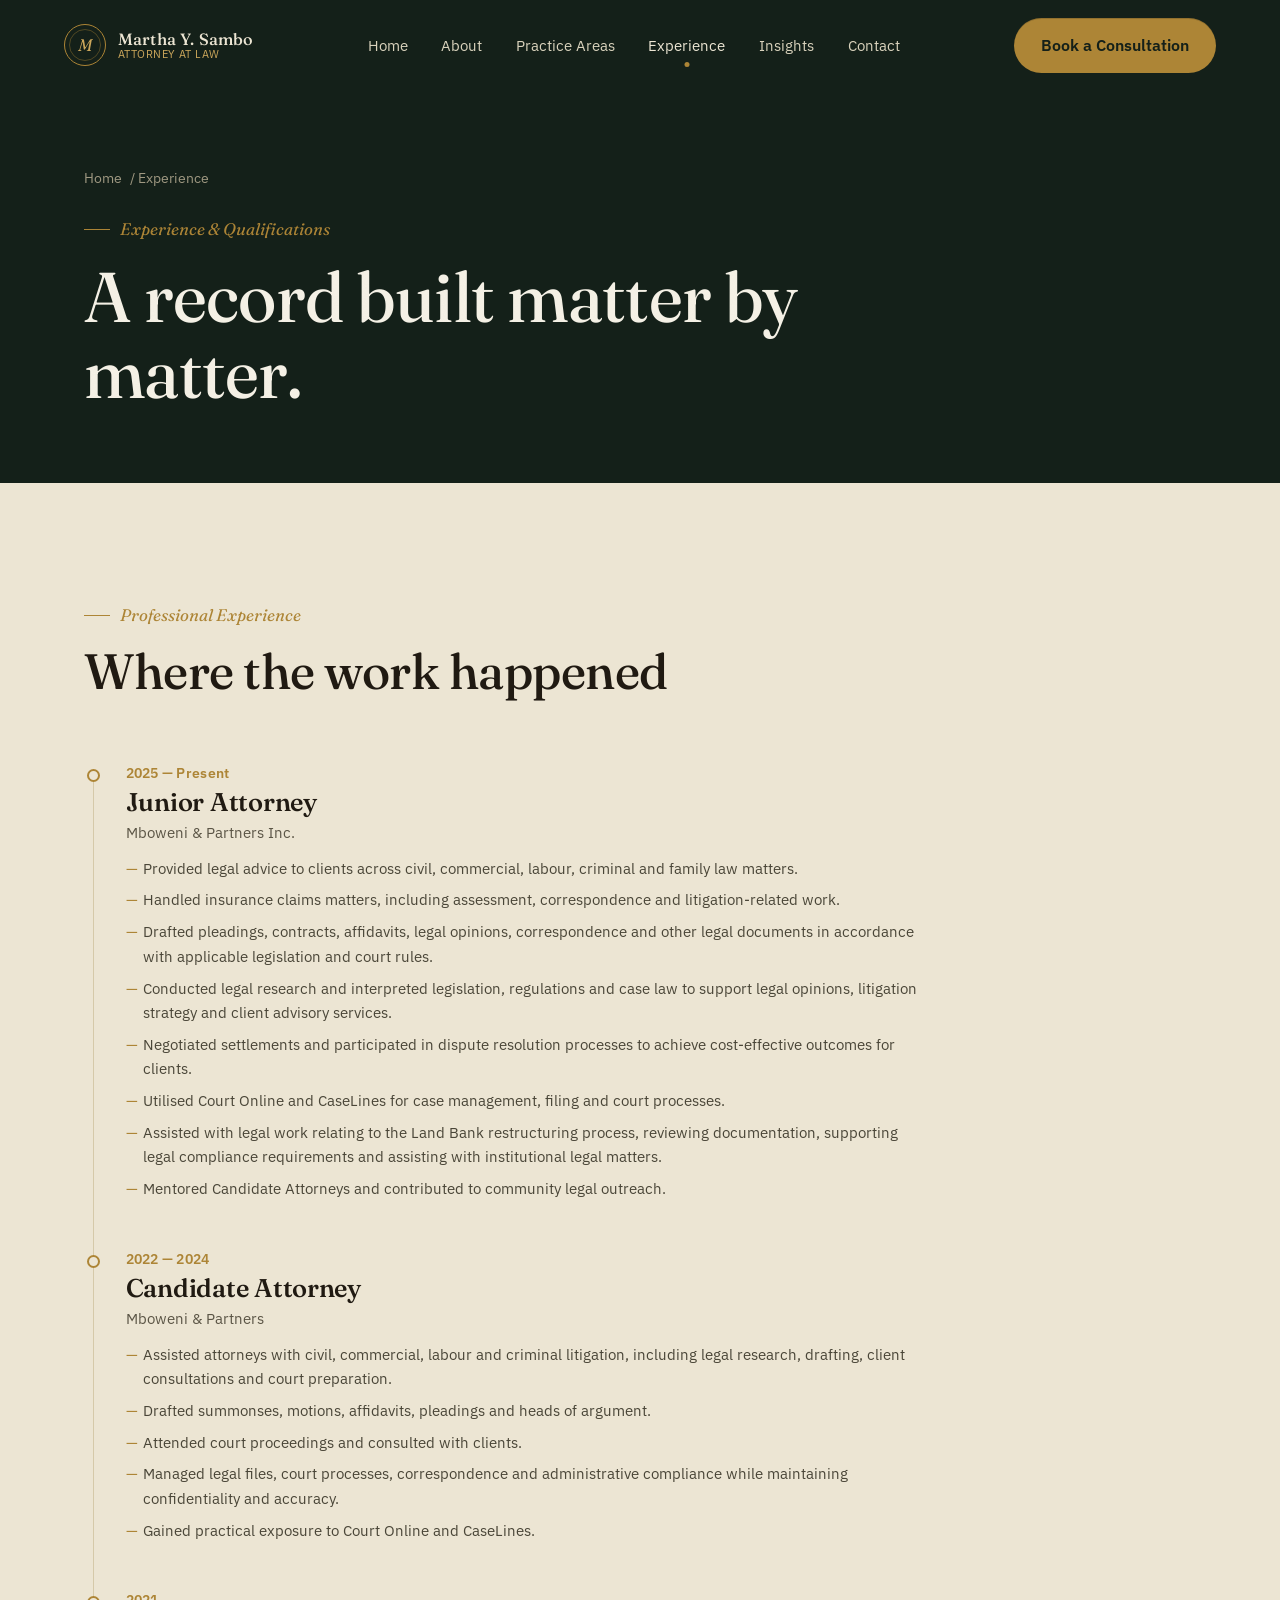
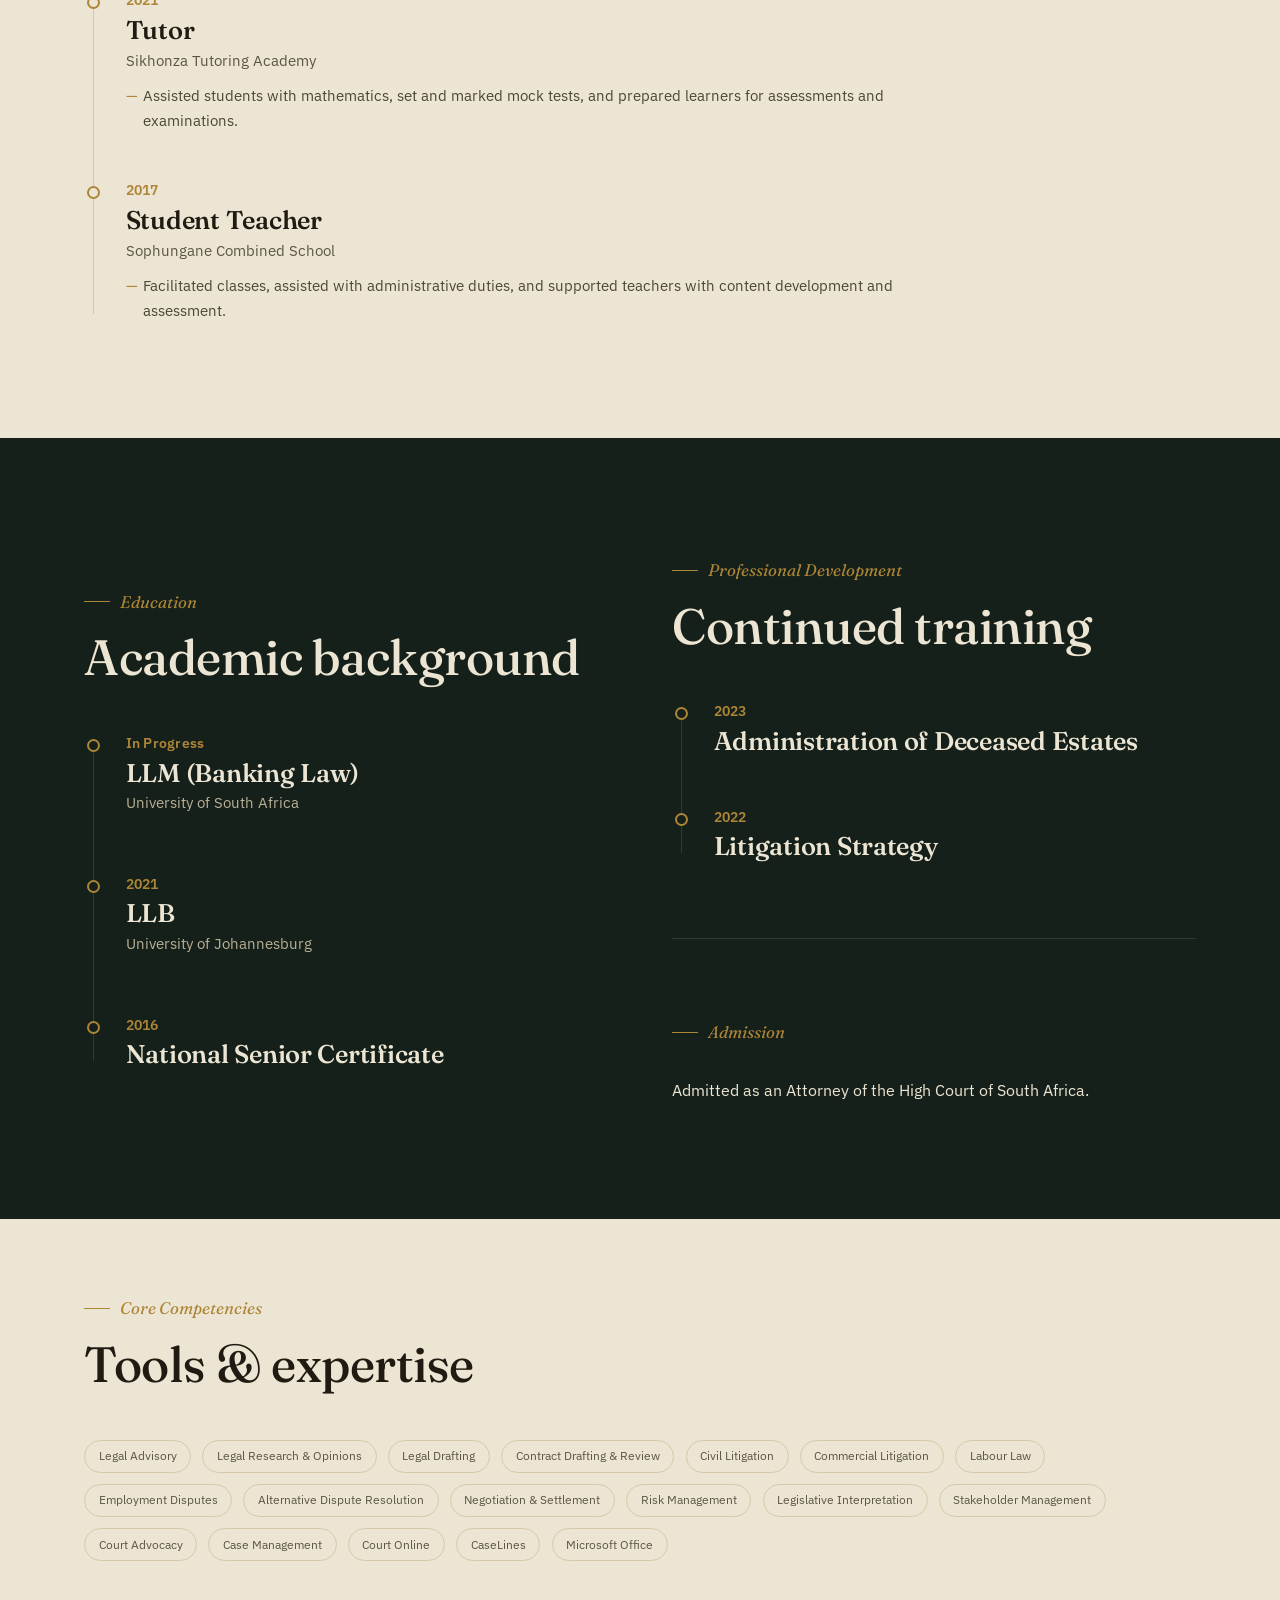
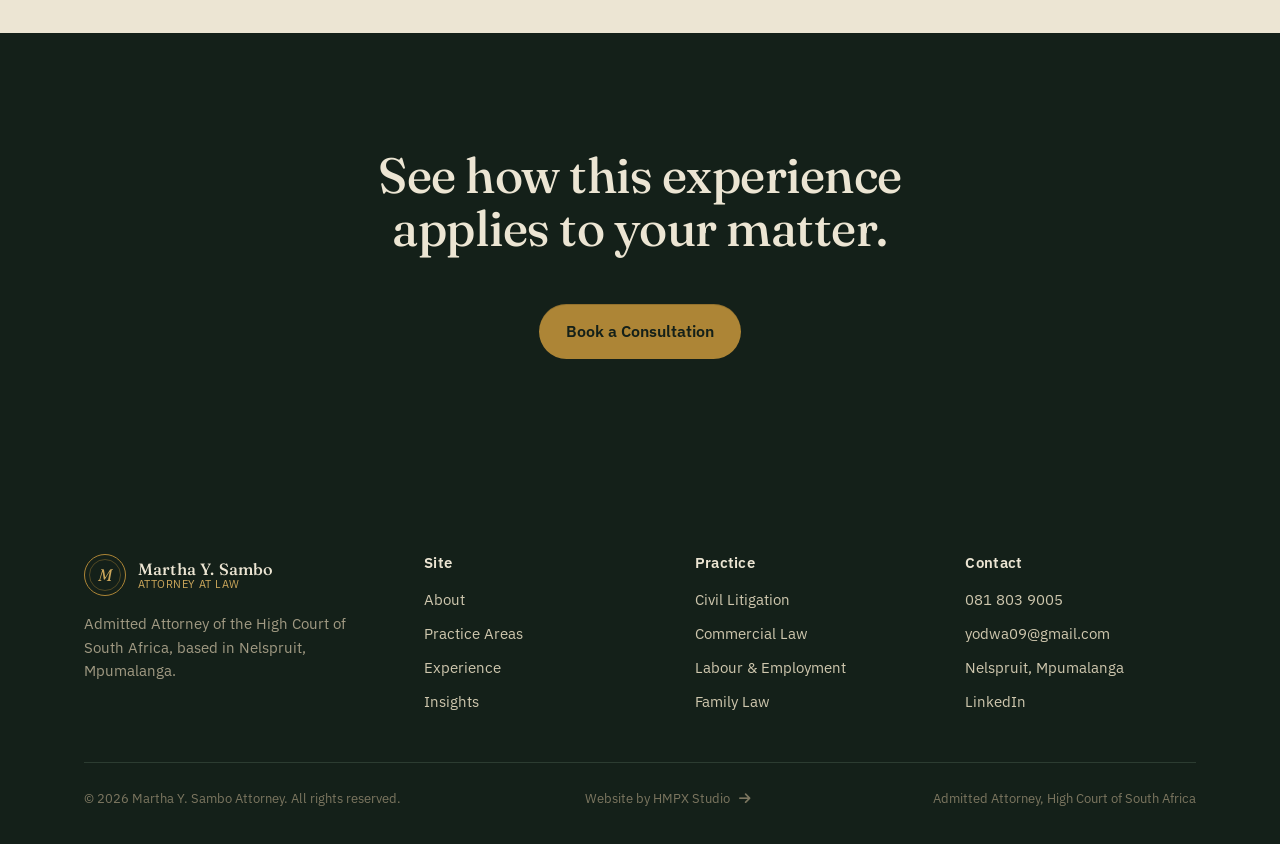
<file: docs/experience.html>
<!DOCTYPE html>
<html lang="en">
<head>
<meta charset="UTF-8" />
<meta name="viewport" content="width=device-width, initial-scale=1.0" />
<title>Experience &amp; Qualifications — Martha Y. Sambo, Attorney</title>
<meta name="description" content="Martha Y. Sambo's professional experience as Junior Attorney and Candidate Attorney at Mboweni & Partners, alongside her education and professional development." />
<meta name="theme-color" content="#142019" />
<link rel="preconnect" href="https://fonts.googleapis.com">
<link rel="preconnect" href="https://fonts.gstatic.com" crossorigin>
<link href="https://fonts.googleapis.com/css2?family=Fraunces:ital,opsz,wght@0,9..144,340..600;1,9..144,400..500&family=IBM+Plex+Sans:wght@400;500;600;700&display=swap" rel="stylesheet">
<link rel="stylesheet" href="assets/css/styles.css">
<link rel="stylesheet" href="https://cdnjs.cloudflare.com/ajax/libs/font-awesome/6.5.2/css/all.min.css">

<link rel="icon" href="data:image/svg+xml,%3Csvg xmlns='http://www.w3.org/2000/svg' viewBox='0 0 100 100'%3E%3Ccircle cx='50' cy='50' r='46' fill='%23142019' stroke='%23ad8536' stroke-width='4'/%3E%3Ctext x='50' y='63' font-size='42' text-anchor='middle' fill='%23cca75b' font-family='serif' font-style='italic'%3EM%3C/text%3E%3C/svg%3E">
</head>
<body class="on-paper">
<a class="skip-link" href="#main">Skip to content</a>

<header class="site-header scrolled">
  <a class="seal" href="index.html" aria-label="Martha Y. Sambo — home">
    <span class="seal-mark" aria-hidden="true">M</span>
    <span class="seal-name"><strong>Martha Y. Sambo</strong><span>ATTORNEY AT LAW</span></span>
  </a>
  <nav class="main-nav" aria-label="Primary">
    <ul>
      <li><a href="index.html">Home</a></li>
      <li><a href="about.html">About</a></li>
      <li><a href="practice-areas.html">Practice Areas</a></li>
      <li><a href="experience.html" aria-current="page">Experience</a></li>
      <li><a href="insights.html">Insights</a></li>
      <li><a href="contact.html">Contact</a></li>
    </ul>
  </nav>
  <div class="nav-cta">
    <a class="btn btn-primary" href="contact.html">Book a Consultation</a>
    <button class="nav-toggle" aria-label="Open menu" aria-expanded="false" aria-controls="mobile-menu"><span></span></button>
  </div>
</header>

<div class="mobile-menu" id="mobile-menu">
  <ul>
    <li><a href="index.html">Home</a></li>
    <li><a href="about.html">About</a></li>
    <li><a href="practice-areas.html">Practice Areas</a></li>
    <li><a href="experience.html">Experience</a></li>
    <li><a href="insights.html">Insights</a></li>
    <li><a href="contact.html">Contact</a></li>
  </ul>
  <a class="btn btn-primary mobile-cta" href="contact.html">Book a Consultation</a>
  <p class="mobile-menu-foot">Nelspruit, Mpumalanga · yodwa09@gmail.com · 081 803 9005</p>
</div>

<main id="main">

  <section class="page-intro">
    <div class="grain" aria-hidden="true"></div>
    <div class="wrap">
      <p class="crumb"><a href="index.html">Home</a> / Experience</p>
      <p class="eyebrow">Experience &amp; Qualifications</p>
      <h1 style="max-width:18ch; color:#f7f3e8;">A record built matter by matter.</h1>
    </div>
  </section>

  <!-- ============ PROFESSIONAL EXPERIENCE ============ -->
  <section class="section on-paper">
    <div class="wrap">
      <div class="section-head">
        <div>
          <p class="eyebrow">Professional Experience</p>
          <h2>Where the work happened</h2>
        </div>
      </div>
      <div class="timeline" style="max-width:840px;">
        <div class="tl-item" data-reveal>
          <div class="tl-date">2025 — Present</div>
          <h3>Junior Attorney</h3>
          <p class="tl-org">Mboweni &amp; Partners Inc.</p>
          <ul>
            <li>Provided legal advice to clients across civil, commercial, labour, criminal and family law matters.</li>
            <li>Handled insurance claims matters, including assessment, correspondence and litigation-related work.</li>
            <li>Drafted pleadings, contracts, affidavits, legal opinions, correspondence and other legal documents in accordance with applicable legislation and court rules.</li>
            <li>Conducted legal research and interpreted legislation, regulations and case law to support legal opinions, litigation strategy and client advisory services.</li>
            <li>Negotiated settlements and participated in dispute resolution processes to achieve cost-effective outcomes for clients.</li>
            <li>Utilised Court Online and CaseLines for case management, filing and court processes.</li>
            <li>Assisted with legal work relating to the Land Bank restructuring process, reviewing documentation, supporting legal compliance requirements and assisting with institutional legal matters.</li>
            <li>Mentored Candidate Attorneys and contributed to community legal outreach.</li>
          </ul>
        </div>
        <div class="tl-item" data-reveal>
          <div class="tl-date">2022 — 2024</div>
          <h3>Candidate Attorney</h3>
          <p class="tl-org">Mboweni &amp; Partners</p>
          <ul>
            <li>Assisted attorneys with civil, commercial, labour and criminal litigation, including legal research, drafting, client consultations and court preparation.</li>
            <li>Drafted summonses, motions, affidavits, pleadings and heads of argument.</li>
            <li>Attended court proceedings and consulted with clients.</li>
            <li>Managed legal files, court processes, correspondence and administrative compliance while maintaining confidentiality and accuracy.</li>
            <li>Gained practical exposure to Court Online and CaseLines.</li>
          </ul>
        </div>
        <div class="tl-item" data-reveal>
          <div class="tl-date">2021</div>
          <h3>Tutor</h3>
          <p class="tl-org">Sikhonza Tutoring Academy</p>
          <ul>
            <li>Assisted students with mathematics, set and marked mock tests, and prepared learners for assessments and examinations.</li>
          </ul>
        </div>
        <div class="tl-item" data-reveal>
          <div class="tl-date">2017</div>
          <h3>Student Teacher</h3>
          <p class="tl-org">Sophungane Combined School</p>
          <ul>
            <li>Facilitated classes, assisted with administrative duties, and supported teachers with content development and assessment.</li>
          </ul>
        </div>
      </div>
    </div>
  </section>

  <!-- ============ EDUCATION ============ -->
  <section class="section on-ink">
    <div class="wrap grid-2">
      <div data-reveal>
        <p class="eyebrow">Education</p>
        <h2>Academic background</h2>
        <div class="timeline mt-3">
          <div class="tl-item">
            <div class="tl-date">In Progress</div>
            <h3>LLM (Banking Law)</h3>
            <p class="tl-org">University of South Africa</p>
          </div>
          <div class="tl-item">
            <div class="tl-date">2021</div>
            <h3>LLB</h3>
            <p class="tl-org">University of Johannesburg</p>
          </div>
          <div class="tl-item">
            <div class="tl-date">2016</div>
            <h3>National Senior Certificate</h3>
          </div>
        </div>
      </div>
      <div data-reveal>
        <p class="eyebrow">Professional Development</p>
        <h2>Continued training</h2>
        <div class="timeline mt-3">
          <div class="tl-item">
            <div class="tl-date">2023</div>
            <h3>Administration of Deceased Estates</h3>
          </div>
          <div class="tl-item">
            <div class="tl-date">2022</div>
            <h3>Litigation Strategy</h3>
          </div>
        </div>
        <div class="rule"></div>
        <p class="eyebrow">Admission</p>
        <p class="mt-1">Admitted as an Attorney of the High Court of South Africa.</p>
      </div>
    </div>
  </section>

  <!-- ============ COMPETENCIES ============ -->
  <section class="section on-paper tight">
    <div class="wrap">
      <p class="eyebrow">Core Competencies</p>
      <h2>Tools &amp; expertise</h2>
      <div class="mt-3" style="display:flex; flex-wrap:wrap; gap:0.7rem;">
        <span class="tag">Legal Advisory</span>
        <span class="tag">Legal Research &amp; Opinions</span>
        <span class="tag">Legal Drafting</span>
        <span class="tag">Contract Drafting &amp; Review</span>
        <span class="tag">Civil Litigation</span>
        <span class="tag">Commercial Litigation</span>
        <span class="tag">Labour Law</span>
        <span class="tag">Employment Disputes</span>
        <span class="tag">Alternative Dispute Resolution</span>
        <span class="tag">Negotiation &amp; Settlement</span>
        <span class="tag">Risk Management</span>
        <span class="tag">Legislative Interpretation</span>
        <span class="tag">Stakeholder Management</span>
        <span class="tag">Court Advocacy</span>
        <span class="tag">Case Management</span>
        <span class="tag">Court Online</span>
        <span class="tag">CaseLines</span>
        <span class="tag">Microsoft Office</span>
      </div>
    </div>
  </section>

  <section class="section on-ink center">
    <div class="wrap" style="max-width:700px;">
      <h2>See how this experience applies to your matter.</h2>
      <a class="btn btn-primary mt-3" href="contact.html">Book a Consultation</a>
    </div>
  </section>

</main>

<footer class="site-footer">
  <div class="wrap">
    <div class="footer-grid">
      <div class="footer-brand">
        <a class="seal" href="index.html">
          <span class="seal-mark">M</span>
          <span class="seal-name"><strong>Martha Y. Sambo</strong><span>ATTORNEY AT LAW</span></span>
        </a>
        <p>Admitted Attorney of the High Court of South Africa, based in Nelspruit, Mpumalanga.</p>
      </div>
      <div>
        <h4>Site</h4>
        <ul>
          <li><a href="about.html">About</a></li>
          <li><a href="practice-areas.html">Practice Areas</a></li>
          <li><a href="experience.html">Experience</a></li>
          <li><a href="insights.html">Insights</a></li>
        </ul>
      </div>
      <div>
        <h4>Practice</h4>
        <ul>
          <li><a href="practice-areas.html#civil">Civil Litigation</a></li>
          <li><a href="practice-areas.html#commercial">Commercial Law</a></li>
          <li><a href="practice-areas.html#labour">Labour &amp; Employment</a></li>
          <li><a href="practice-areas.html#family">Family Law</a></li>
        </ul>
      </div>
      <div>
        <h4>Contact</h4>
        <ul>
          <li><a href="tel:0818039005">081 803 9005</a></li>
          <li><a href="mailto:yodwa09@gmail.com">yodwa09@gmail.com</a></li>
          <li>Nelspruit, Mpumalanga</li>
          <li><a href="https://www.linkedin.com/in/martha-sambo-7b82401a1" target="_blank" rel="noopener">LinkedIn</a></li>
        </ul>
      </div>
    </div>
    <div class="footer-bottom">
      <span>© <span data-year></span> Martha Y. Sambo Attorney. All rights reserved.</span>
      <a href="https://www.hmpxstudio.co.za" target="_blank" rel="noopener" class="credit-link">Website by HMPX Studio <i class="fas fa-arrow-right"></i></a>
      <span>Admitted Attorney, High Court of South Africa</span>
    </div>
  </div>
</footer>

<script src="assets/js/script.js"></script>
</body>
</html>
</file>
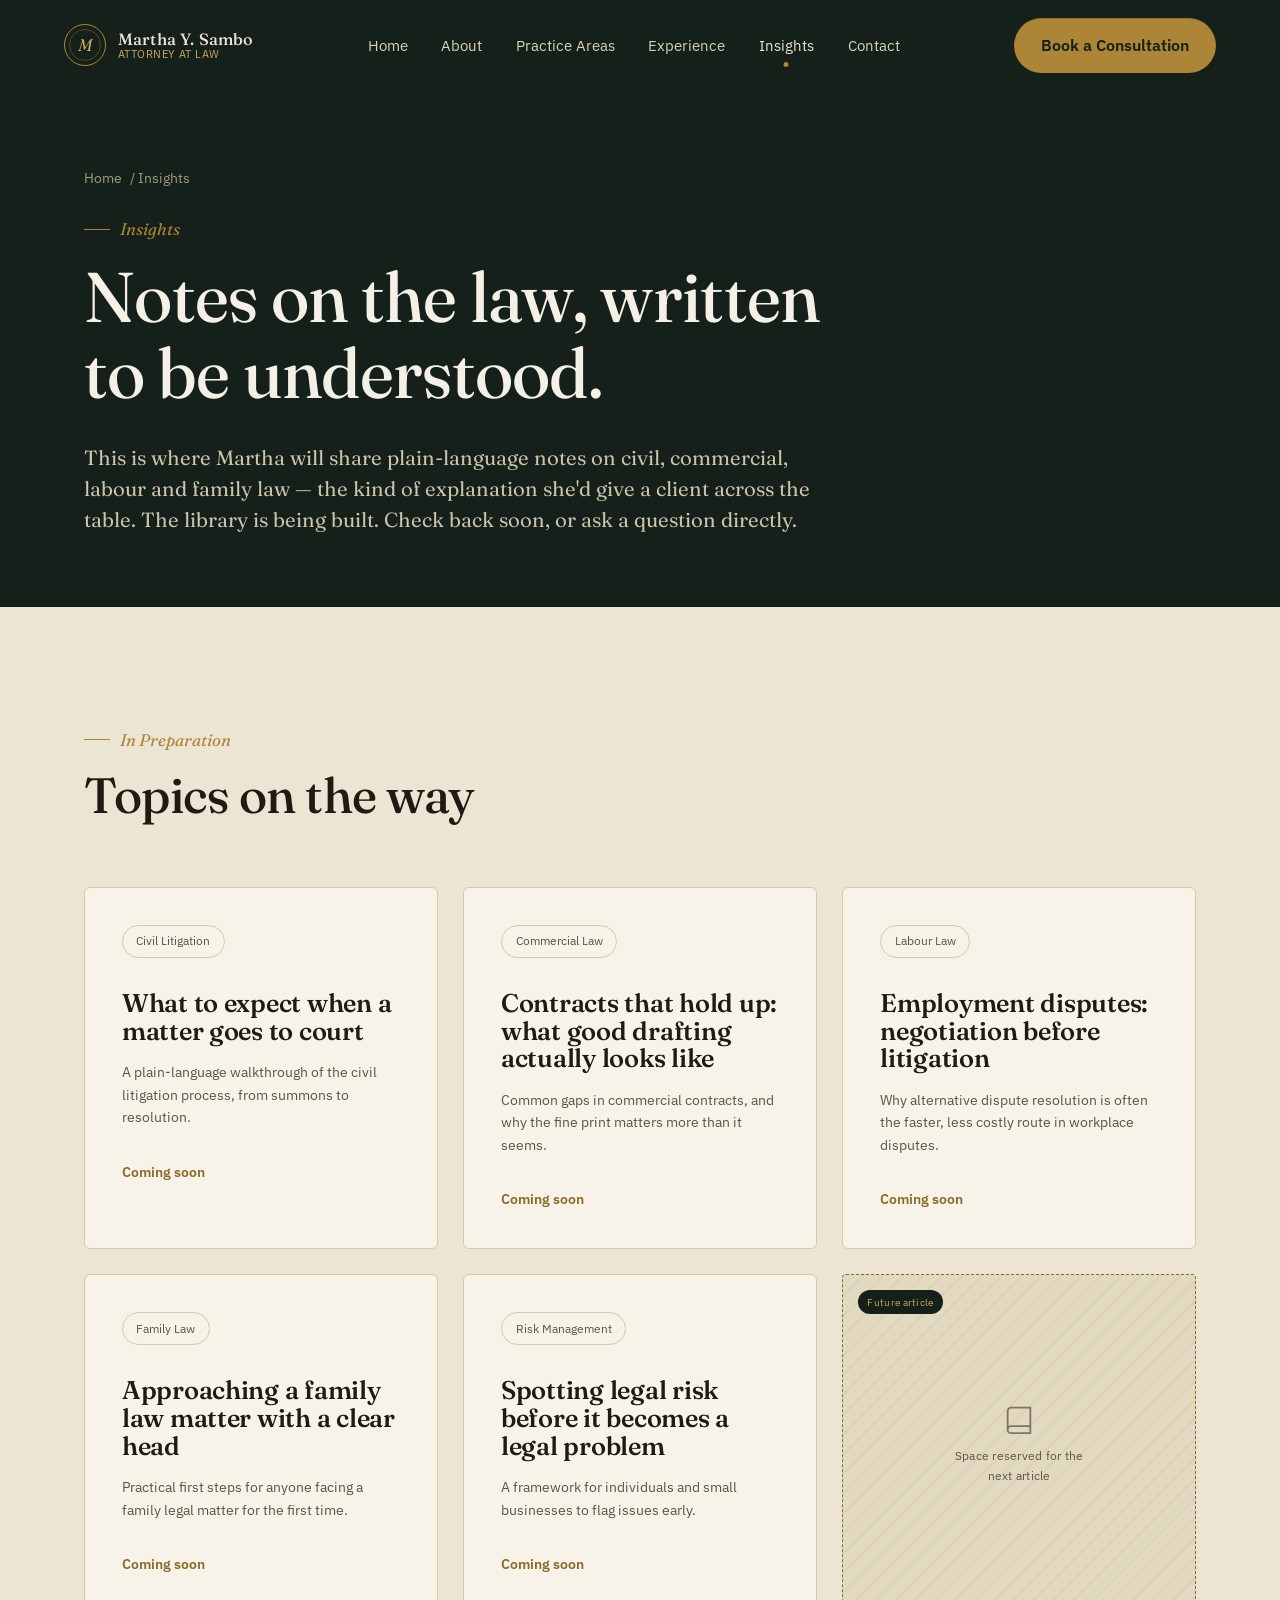
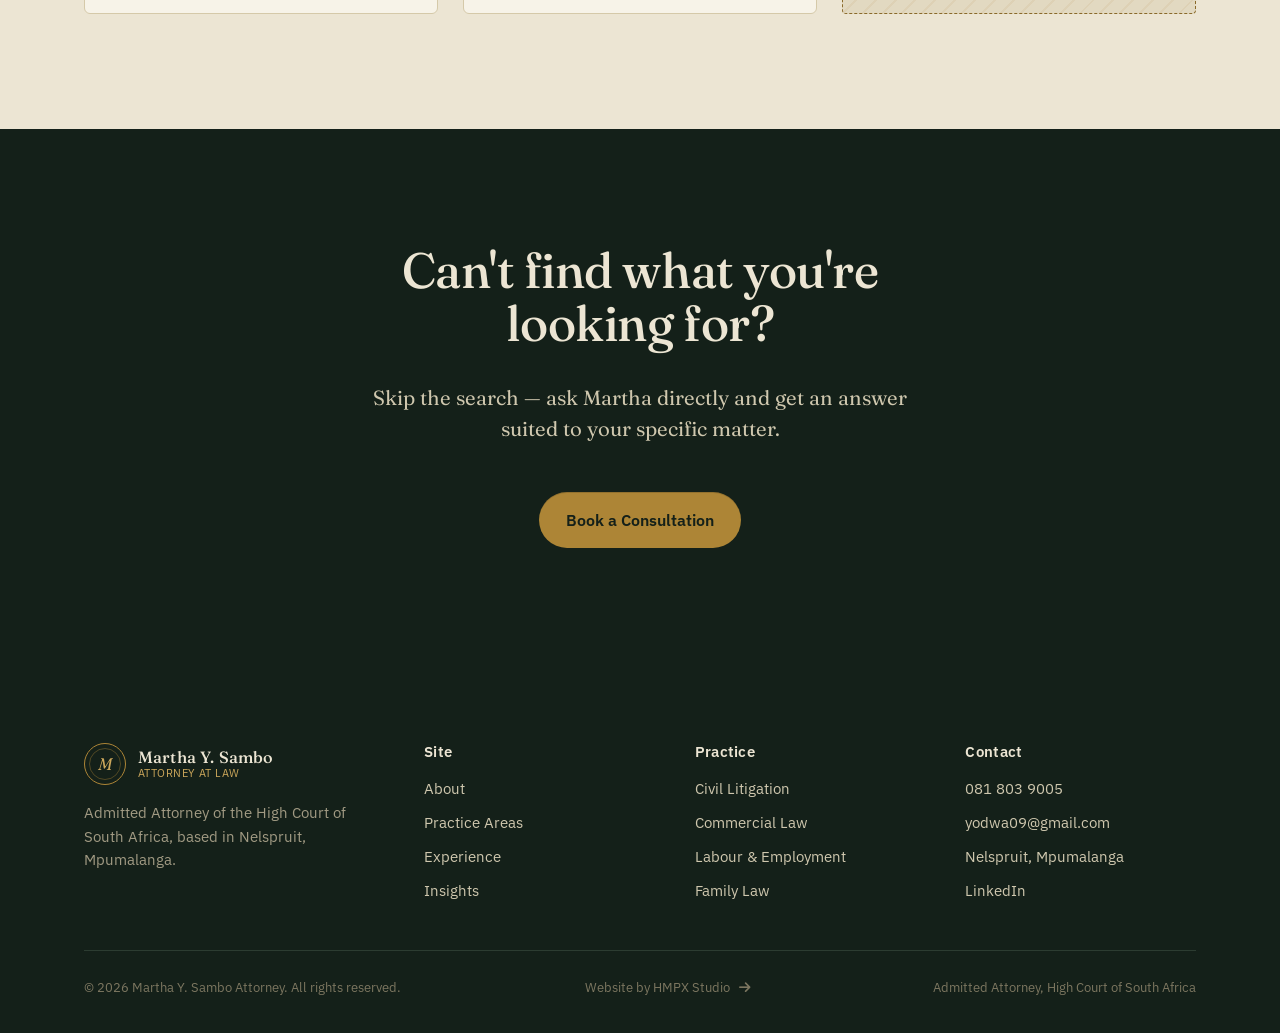
<file: docs/insights.html>
<!DOCTYPE html>
<html lang="en">
<head>
<meta charset="UTF-8" />
<meta name="viewport" content="width=device-width, initial-scale=1.0" />
<title>Insights — Martha Y. Sambo, Attorney</title>
<meta name="description" content="Plain-language legal notes and articles from Martha Y. Sambo, Attorney — coming soon." />
<meta name="theme-color" content="#142019" />
<link rel="preconnect" href="https://fonts.googleapis.com">
<link rel="preconnect" href="https://fonts.gstatic.com" crossorigin>
<link href="https://fonts.googleapis.com/css2?family=Fraunces:ital,opsz,wght@0,9..144,340..600;1,9..144,400..500&family=IBM+Plex+Sans:wght@400;500;600;700&display=swap" rel="stylesheet">
<link rel="stylesheet" href="assets/css/styles.css">
<link rel="stylesheet" href="https://cdnjs.cloudflare.com/ajax/libs/font-awesome/6.5.2/css/all.min.css">

<link rel="icon" href="data:image/svg+xml,%3Csvg xmlns='http://www.w3.org/2000/svg' viewBox='0 0 100 100'%3E%3Ccircle cx='50' cy='50' r='46' fill='%23142019' stroke='%23ad8536' stroke-width='4'/%3E%3Ctext x='50' y='63' font-size='42' text-anchor='middle' fill='%23cca75b' font-family='serif' font-style='italic'%3EM%3C/text%3E%3C/svg%3E">
</head>
<body class="on-paper">
<a class="skip-link" href="#main">Skip to content</a>

<header class="site-header scrolled">
  <a class="seal" href="index.html" aria-label="Martha Y. Sambo — home">
    <span class="seal-mark" aria-hidden="true">M</span>
    <span class="seal-name"><strong>Martha Y. Sambo</strong><span>ATTORNEY AT LAW</span></span>
  </a>
  <nav class="main-nav" aria-label="Primary">
    <ul>
      <li><a href="index.html">Home</a></li>
      <li><a href="about.html">About</a></li>
      <li><a href="practice-areas.html">Practice Areas</a></li>
      <li><a href="experience.html">Experience</a></li>
      <li><a href="insights.html" aria-current="page">Insights</a></li>
      <li><a href="contact.html">Contact</a></li>
    </ul>
  </nav>
  <div class="nav-cta">
    <a class="btn btn-primary" href="contact.html">Book a Consultation</a>
    <button class="nav-toggle" aria-label="Open menu" aria-expanded="false" aria-controls="mobile-menu"><span></span></button>
  </div>
</header>

<div class="mobile-menu" id="mobile-menu">
  <ul>
    <li><a href="index.html">Home</a></li>
    <li><a href="about.html">About</a></li>
    <li><a href="practice-areas.html">Practice Areas</a></li>
    <li><a href="experience.html">Experience</a></li>
    <li><a href="insights.html">Insights</a></li>
    <li><a href="contact.html">Contact</a></li>
  </ul>
  <a class="btn btn-primary mobile-cta" href="contact.html">Book a Consultation</a>
  <p class="mobile-menu-foot">Nelspruit, Mpumalanga · yodwa09@gmail.com · 081 803 9005</p>
</div>

<main id="main">

  <section class="page-intro">
    <div class="grain" aria-hidden="true"></div>
    <div class="wrap">
      <p class="crumb"><a href="index.html">Home</a> / Insights</p>
      <p class="eyebrow">Insights</p>
      <h1 style="max-width:18ch; color:#f7f3e8;">Notes on the law, written to be understood.</h1>
      <p class="lede mt-2" style="color:#cfc7ae; max-width:58ch;">
        This is where Martha will share plain-language notes on civil, commercial, labour and
        family law — the kind of explanation she'd give a client across the table. The library is
        being built. Check back soon, or ask a question directly.
      </p>
    </div>
  </section>

  <!-- ============ UPCOMING TOPICS ============ -->
  <section class="section on-paper">
    <div class="wrap">
      <div class="section-head">
        <div>
          <p class="eyebrow">In Preparation</p>
          <h2>Topics on the way</h2>
        </div>
      </div>
      <div class="grid-3">
        <article class="card" data-reveal>
          <span class="tag">Civil Litigation</span>
          <h3 class="mt-2">What to expect when a matter goes to court</h3>
          <p class="small mt-1">A plain-language walkthrough of the civil litigation process, from summons to resolution.</p>
          <p class="small mt-2" style="color:var(--brass-dim); font-weight:600;">Coming soon</p>
        </article>
        <article class="card" data-reveal>
          <span class="tag">Commercial Law</span>
          <h3 class="mt-2">Contracts that hold up: what good drafting actually looks like</h3>
          <p class="small mt-1">Common gaps in commercial contracts, and why the fine print matters more than it seems.</p>
          <p class="small mt-2" style="color:var(--brass-dim); font-weight:600;">Coming soon</p>
        </article>
        <article class="card" data-reveal>
          <span class="tag">Labour Law</span>
          <h3 class="mt-2">Employment disputes: negotiation before litigation</h3>
          <p class="small mt-1">Why alternative dispute resolution is often the faster, less costly route in workplace disputes.</p>
          <p class="small mt-2" style="color:var(--brass-dim); font-weight:600;">Coming soon</p>
        </article>
        <article class="card" data-reveal>
          <span class="tag">Family Law</span>
          <h3 class="mt-2">Approaching a family law matter with a clear head</h3>
          <p class="small mt-1">Practical first steps for anyone facing a family legal matter for the first time.</p>
          <p class="small mt-2" style="color:var(--brass-dim); font-weight:600;">Coming soon</p>
        </article>
        <article class="card" data-reveal>
          <span class="tag">Risk Management</span>
          <h3 class="mt-2">Spotting legal risk before it becomes a legal problem</h3>
          <p class="small mt-1">A framework for individuals and small businesses to flag issues early.</p>
          <p class="small mt-2" style="color:var(--brass-dim); font-weight:600;">Coming soon</p>
        </article>
        <article class="ph ph-square" style="aspect-ratio:auto; min-height:220px;" data-reveal role="img" aria-label="Placeholder for a future article">
          <span class="ph-tag">Future article</span>
          <svg class="ph-icon" viewBox="0 0 24 24" fill="none" stroke="currentColor" stroke-width="1.3"><path d="M4 19.5A2.5 2.5 0 016.5 17H20M4 19.5A2.5 2.5 0 006.5 22H20V4H6.5A2.5 2.5 0 004 6.5v13z"/></svg>
          <p class="ph-label">Space reserved for the next article</p>
        </article>
      </div>
    </div>
  </section>

  <!-- ============ ASK DIRECTLY ============ -->
  <section class="section on-ink center">
    <div class="grain" aria-hidden="true"></div>
    <div class="wrap" style="max-width:700px;">
      <h2>Can't find what you're looking for?</h2>
      <p class="lede mt-2">Skip the search — ask Martha directly and get an answer suited to your specific matter.</p>
      <a class="btn btn-primary mt-3" href="contact.html">Book a Consultation</a>
    </div>
  </section>

</main>

<footer class="site-footer">
  <div class="wrap">
    <div class="footer-grid">
      <div class="footer-brand">
        <a class="seal" href="index.html">
          <span class="seal-mark">M</span>
          <span class="seal-name"><strong>Martha Y. Sambo</strong><span>ATTORNEY AT LAW</span></span>
        </a>
        <p>Admitted Attorney of the High Court of South Africa, based in Nelspruit, Mpumalanga.</p>
      </div>
      <div>
        <h4>Site</h4>
        <ul>
          <li><a href="about.html">About</a></li>
          <li><a href="practice-areas.html">Practice Areas</a></li>
          <li><a href="experience.html">Experience</a></li>
          <li><a href="insights.html">Insights</a></li>
        </ul>
      </div>
      <div>
        <h4>Practice</h4>
        <ul>
          <li><a href="practice-areas.html#civil">Civil Litigation</a></li>
          <li><a href="practice-areas.html#commercial">Commercial Law</a></li>
          <li><a href="practice-areas.html#labour">Labour &amp; Employment</a></li>
          <li><a href="practice-areas.html#family">Family Law</a></li>
        </ul>
      </div>
      <div>
        <h4>Contact</h4>
        <ul>
          <li><a href="tel:0818039005">081 803 9005</a></li>
          <li><a href="mailto:yodwa09@gmail.com">yodwa09@gmail.com</a></li>
          <li>Nelspruit, Mpumalanga</li>
          <li><a href="https://www.linkedin.com/in/martha-sambo-7b82401a1" target="_blank" rel="noopener">LinkedIn</a></li>
        </ul>
      </div>
    </div>
    <div class="footer-bottom">
      <span>© <span data-year></span> Martha Y. Sambo Attorney. All rights reserved.</span>
      <a href="https://www.hmpxstudio.co.za" target="_blank" rel="noopener" class="credit-link">Website by HMPX Studio <i class="fas fa-arrow-right"></i></a>
      <span>Admitted Attorney, High Court of South Africa</span>
    </div>
  </div>
</footer>

<script src="assets/js/script.js"></script>
</body>
</html>
</file>
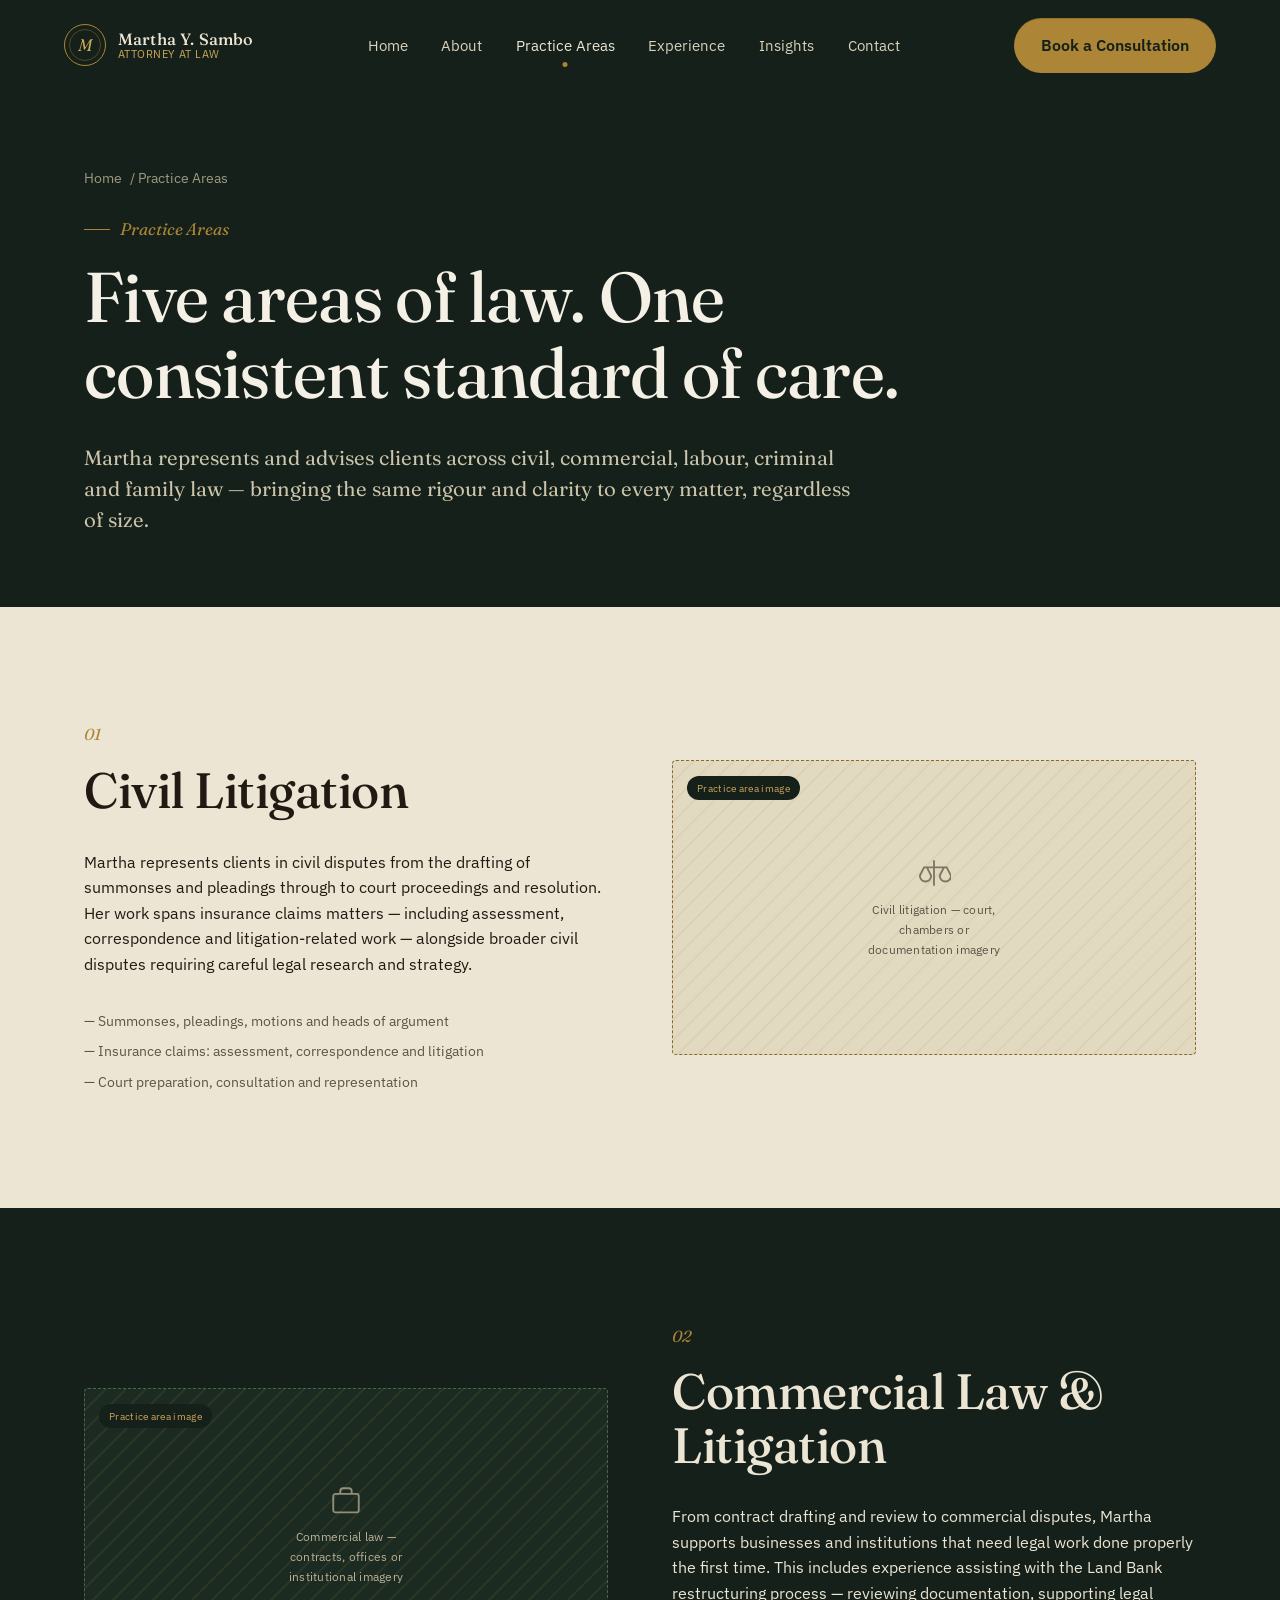
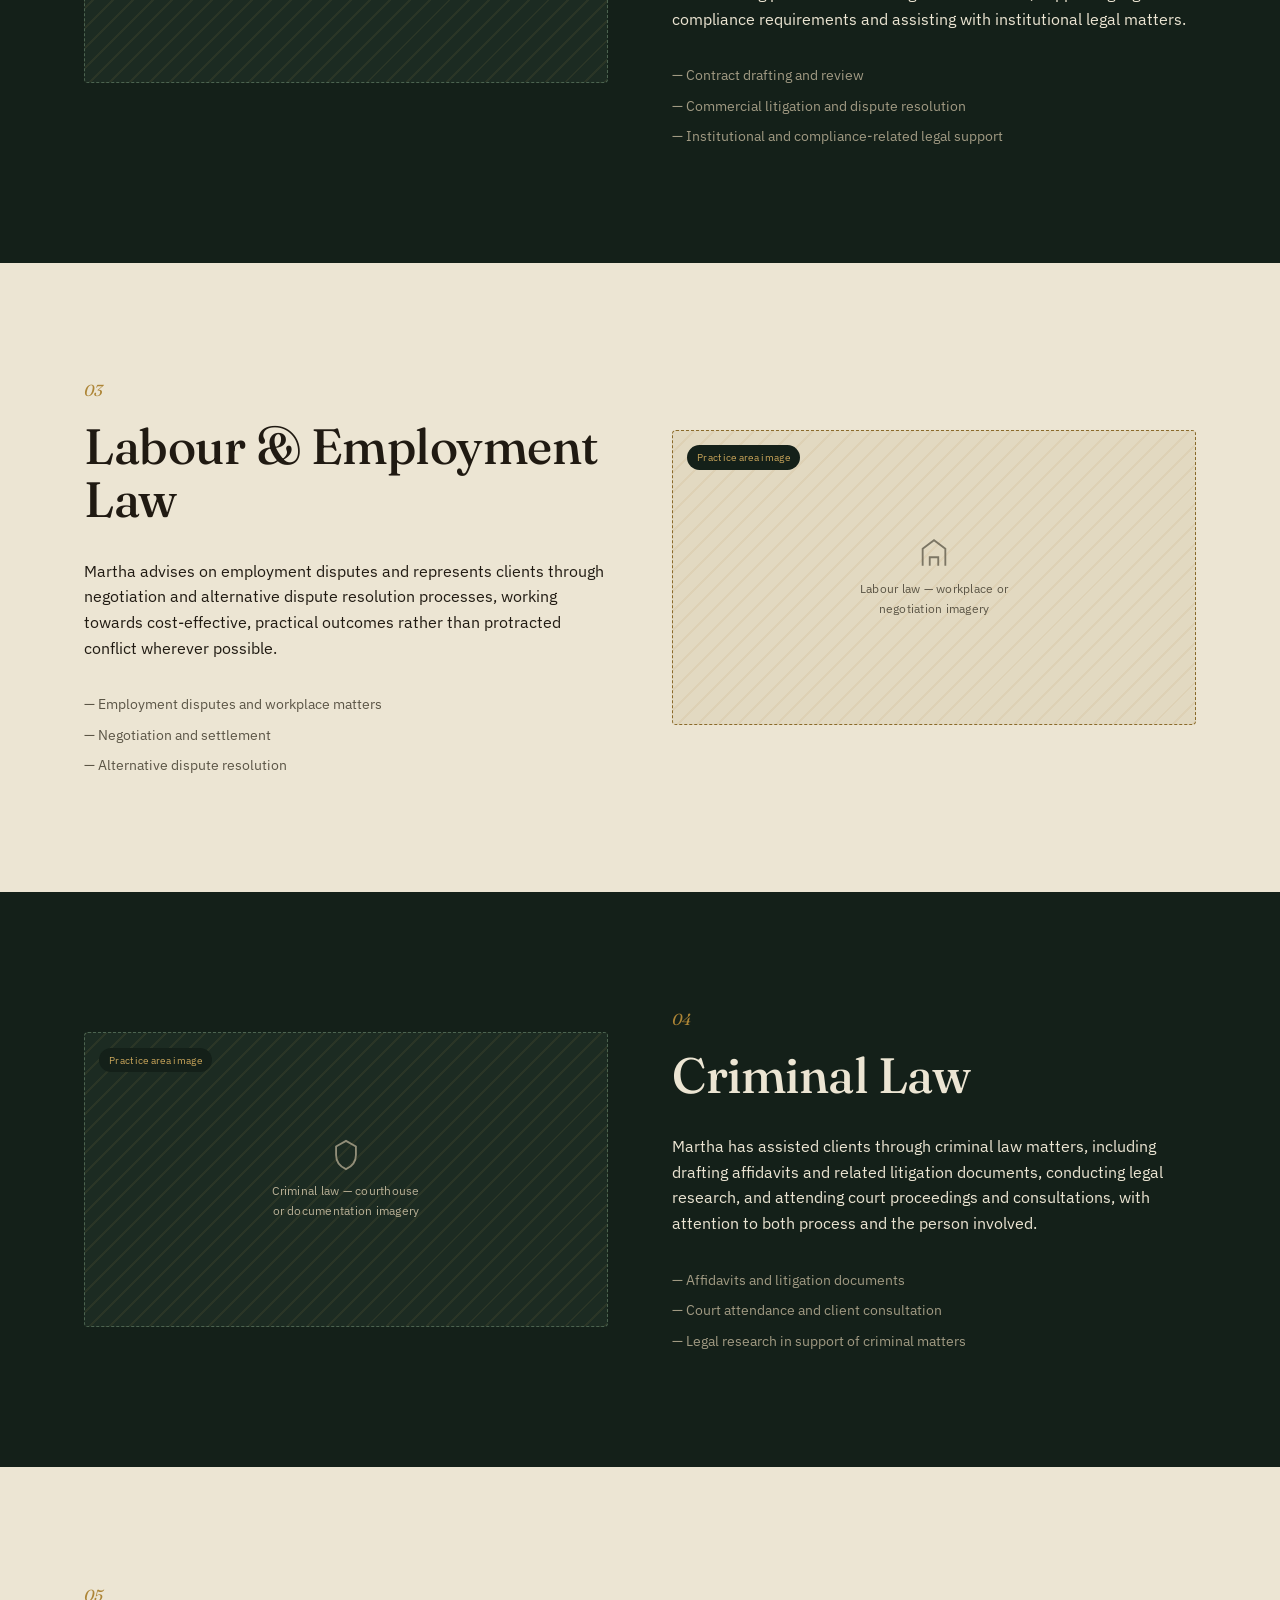
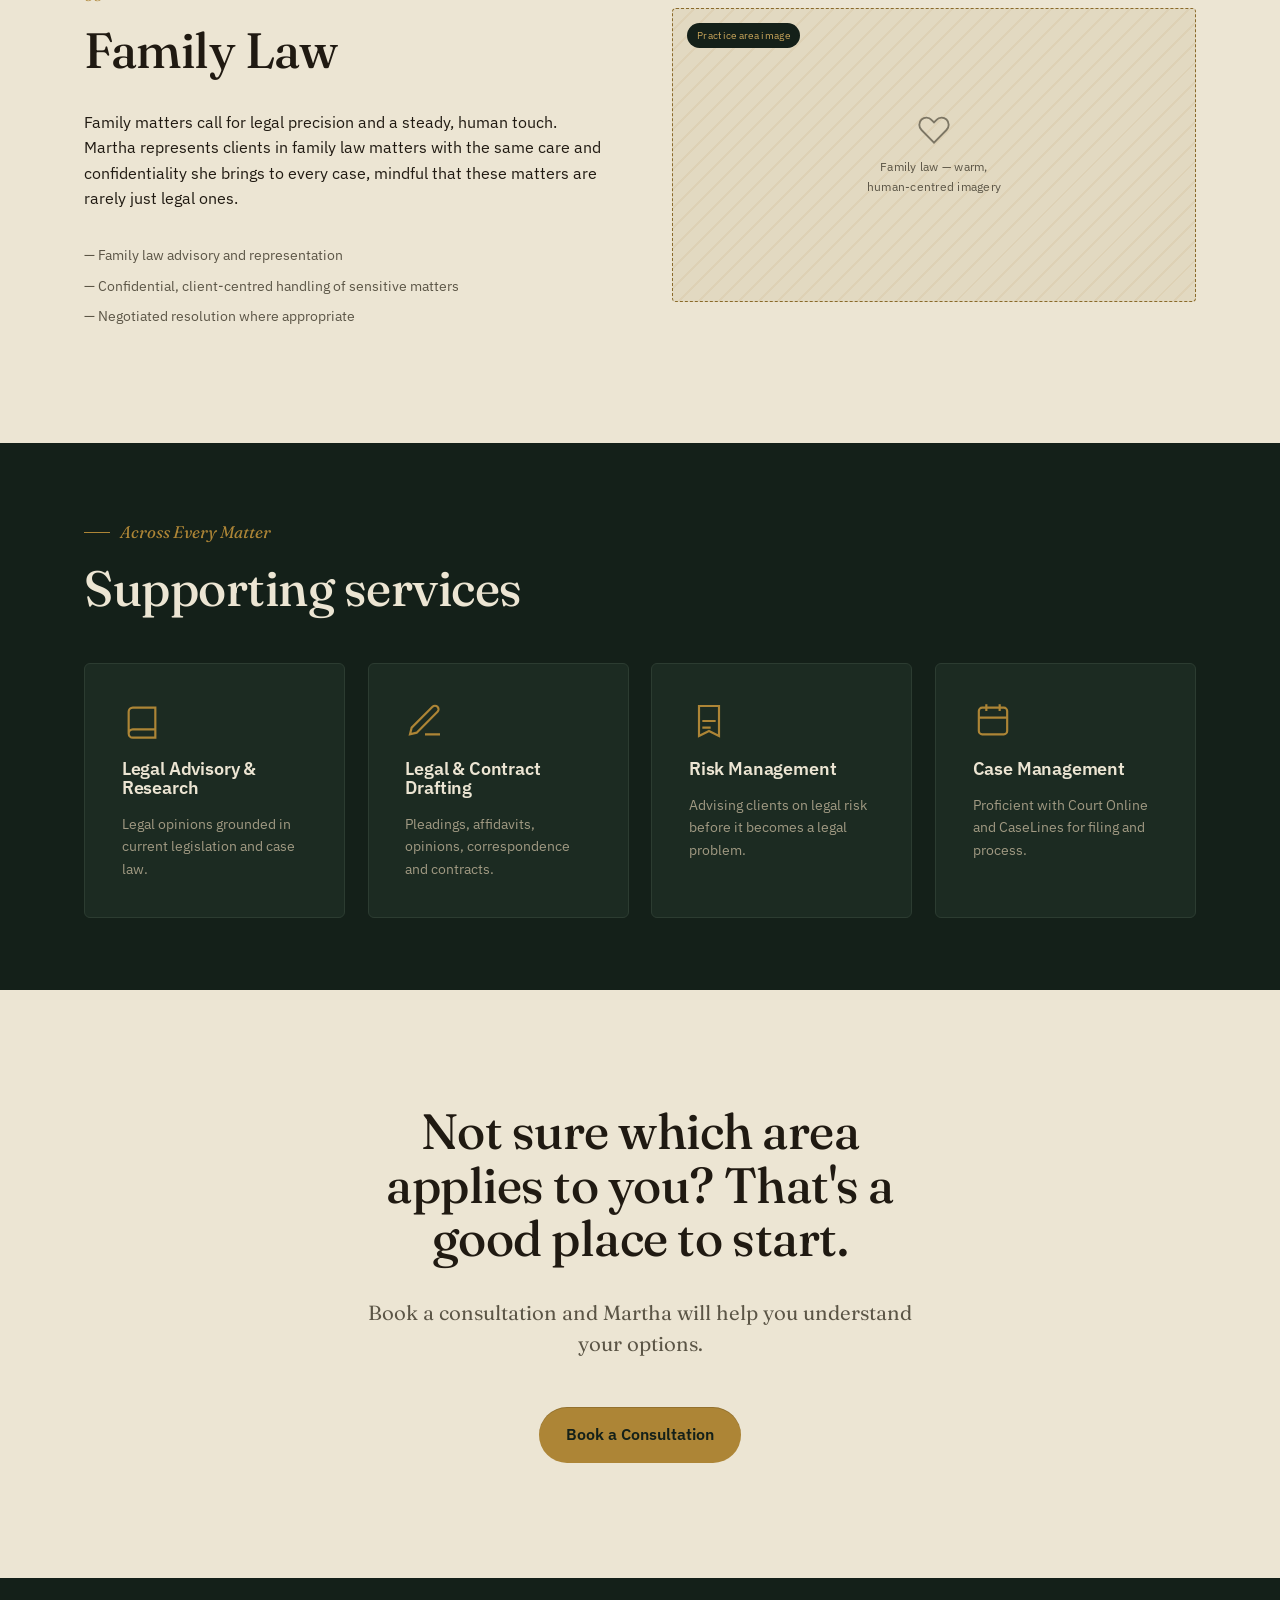
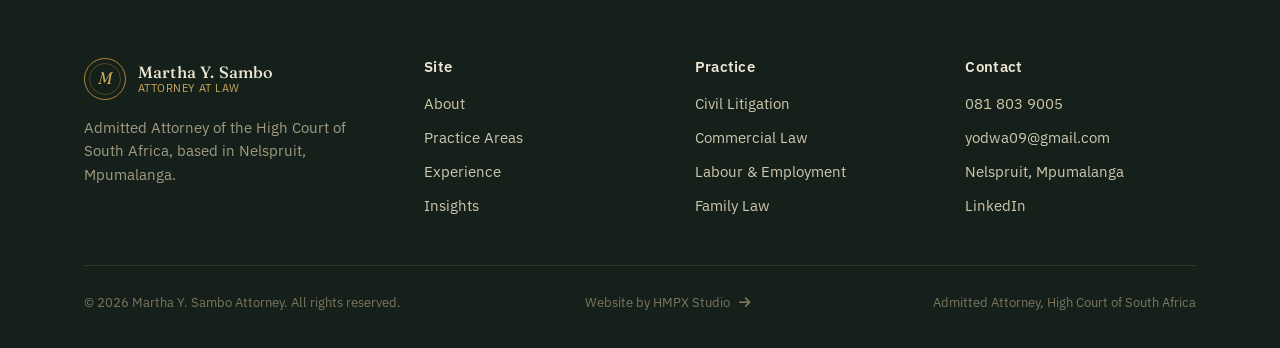
<file: docs/practice-areas.html>
<!DOCTYPE html>
<html lang="en">
<head>
<meta charset="UTF-8" />
<meta name="viewport" content="width=device-width, initial-scale=1.0" />
<title>Practice Areas — Martha Y. Sambo, Attorney</title>
<meta name="description" content="Civil litigation, commercial law, labour and employment, criminal defence and family law — explore Martha Y. Sambo's areas of legal practice." />
<meta name="theme-color" content="#142019" />
<link rel="preconnect" href="https://fonts.googleapis.com">
<link rel="preconnect" href="https://fonts.gstatic.com" crossorigin>
<link href="https://fonts.googleapis.com/css2?family=Fraunces:ital,opsz,wght@0,9..144,340..600;1,9..144,400..500&family=IBM+Plex+Sans:wght@400;500;600;700&display=swap" rel="stylesheet">
<link rel="stylesheet" href="assets/css/styles.css">
<link rel="stylesheet" href="https://cdnjs.cloudflare.com/ajax/libs/font-awesome/6.5.2/css/all.min.css">

<link rel="icon" href="data:image/svg+xml,%3Csvg xmlns='http://www.w3.org/2000/svg' viewBox='0 0 100 100'%3E%3Ccircle cx='50' cy='50' r='46' fill='%23142019' stroke='%23ad8536' stroke-width='4'/%3E%3Ctext x='50' y='63' font-size='42' text-anchor='middle' fill='%23cca75b' font-family='serif' font-style='italic'%3EM%3C/text%3E%3C/svg%3E">
</head>
<body class="on-paper">
<a class="skip-link" href="#main">Skip to content</a>

<header class="site-header scrolled">
  <a class="seal" href="index.html" aria-label="Martha Y. Sambo — home">
    <span class="seal-mark" aria-hidden="true">M</span>
    <span class="seal-name"><strong>Martha Y. Sambo</strong><span>ATTORNEY AT LAW</span></span>
  </a>
  <nav class="main-nav" aria-label="Primary">
    <ul>
      <li><a href="index.html">Home</a></li>
      <li><a href="about.html">About</a></li>
      <li><a href="practice-areas.html" aria-current="page">Practice Areas</a></li>
      <li><a href="experience.html">Experience</a></li>
      <li><a href="insights.html">Insights</a></li>
      <li><a href="contact.html">Contact</a></li>
    </ul>
  </nav>
  <div class="nav-cta">
    <a class="btn btn-primary" href="contact.html">Book a Consultation</a>
    <button class="nav-toggle" aria-label="Open menu" aria-expanded="false" aria-controls="mobile-menu"><span></span></button>
  </div>
</header>

<div class="mobile-menu" id="mobile-menu">
  <ul>
    <li><a href="index.html">Home</a></li>
    <li><a href="about.html">About</a></li>
    <li><a href="practice-areas.html">Practice Areas</a></li>
    <li><a href="experience.html">Experience</a></li>
    <li><a href="insights.html">Insights</a></li>
    <li><a href="contact.html">Contact</a></li>
  </ul>
  <a class="btn btn-primary mobile-cta" href="contact.html">Book a Consultation</a>
  <p class="mobile-menu-foot">Nelspruit, Mpumalanga · yodwa09@gmail.com · 081 803 9005</p>
</div>

<main id="main">

  <section class="page-intro">
    <div class="grain" aria-hidden="true"></div>
    <div class="wrap">
      <p class="crumb"><a href="index.html">Home</a> / Practice Areas</p>
      <p class="eyebrow">Practice Areas</p>
      <h1 style="max-width:20ch; color:#f7f3e8;">Five areas of law. One consistent standard of care.</h1>
      <p class="lede mt-2" style="color:#cfc7ae; max-width:60ch;">
        Martha represents and advises clients across civil, commercial, labour, criminal and
        family law — bringing the same rigour and clarity to every matter, regardless of size.
      </p>
    </div>
  </section>

  <!-- ============ CIVIL ============ -->
  <section class="section on-paper" id="civil">
    <div class="wrap grid-2">
      <div data-reveal>
        <span class="numeral">01</span>
        <h2 class="mt-1">Civil Litigation</h2>
        <p class="mt-2">
          Martha represents clients in civil disputes from the drafting of summonses and pleadings
          through to court proceedings and resolution. Her work spans insurance claims matters —
          including assessment, correspondence and litigation-related work — alongside broader
          civil disputes requiring careful legal research and strategy.
        </p>
        <ul class="mt-2" style="display:flex; flex-direction:column; gap:0.5rem;">
          <li class="small">— Summonses, pleadings, motions and heads of argument</li>
          <li class="small">— Insurance claims: assessment, correspondence and litigation</li>
          <li class="small">— Court preparation, consultation and representation</li>
        </ul>
      </div>
      <div data-reveal>
        <div class="ph ph-wide" role="img" aria-label="Placeholder image representing civil litigation">
          <span class="ph-tag">Practice area image</span>
          <svg class="ph-icon" viewBox="0 0 24 24" fill="none" stroke="currentColor" stroke-width="1.3"><path d="M12 3v18M5 8l-3 6a4 4 0 008 0l-3-6zM19 8l-3 6a4 4 0 008 0l-3-6zM5 8h14"/></svg>
          <p class="ph-label">Civil litigation — court, chambers or documentation imagery</p>
        </div>
      </div>
    </div>
  </section>

  <!-- ============ COMMERCIAL ============ -->
  <section class="section on-ink" id="commercial">
    <div class="wrap grid-2">
      <div data-reveal style="order:2;">
        <span class="numeral">02</span>
        <h2 class="mt-1">Commercial Law &amp; Litigation</h2>
        <p class="mt-2">
          From contract drafting and review to commercial disputes, Martha supports businesses and
          institutions that need legal work done properly the first time. This includes experience
          assisting with the Land Bank restructuring process — reviewing documentation, supporting
          legal compliance requirements and assisting with institutional legal matters.
        </p>
        <ul class="mt-2" style="display:flex; flex-direction:column; gap:0.5rem;">
          <li class="small">— Contract drafting and review</li>
          <li class="small">— Commercial litigation and dispute resolution</li>
          <li class="small">— Institutional and compliance-related legal support</li>
        </ul>
      </div>
      <div data-reveal style="order:1;">
        <div class="ph ph-wide" role="img" aria-label="Placeholder image representing commercial law">
          <span class="ph-tag">Practice area image</span>
          <svg class="ph-icon" viewBox="0 0 24 24" fill="none" stroke="currentColor" stroke-width="1.3"><rect x="3" y="7" width="18" height="13" rx="1.5"/><path d="M8 7V5a2 2 0 012-2h4a2 2 0 012 2v2"/></svg>
          <p class="ph-label">Commercial law — contracts, offices or institutional imagery</p>
        </div>
      </div>
    </div>
  </section>

  <!-- ============ LABOUR ============ -->
  <section class="section on-paper" id="labour">
    <div class="wrap grid-2">
      <div data-reveal>
        <span class="numeral">03</span>
        <h2 class="mt-1">Labour &amp; Employment Law</h2>
        <p class="mt-2">
          Martha advises on employment disputes and represents clients through negotiation and
          alternative dispute resolution processes, working towards cost-effective, practical
          outcomes rather than protracted conflict wherever possible.
        </p>
        <ul class="mt-2" style="display:flex; flex-direction:column; gap:0.5rem;">
          <li class="small">— Employment disputes and workplace matters</li>
          <li class="small">— Negotiation and settlement</li>
          <li class="small">— Alternative dispute resolution</li>
        </ul>
      </div>
      <div data-reveal>
        <div class="ph ph-wide" role="img" aria-label="Placeholder image representing labour law">
          <span class="ph-tag">Practice area image</span>
          <svg class="ph-icon" viewBox="0 0 24 24" fill="none" stroke="currentColor" stroke-width="1.3"><path d="M4 21V9l8-6 8 6v12M9 21v-6h6v6"/></svg>
          <p class="ph-label">Labour law — workplace or negotiation imagery</p>
        </div>
      </div>
    </div>
  </section>

  <!-- ============ CRIMINAL ============ -->
  <section class="section on-ink" id="criminal">
    <div class="wrap grid-2">
      <div data-reveal style="order:2;">
        <span class="numeral">04</span>
        <h2 class="mt-1">Criminal Law</h2>
        <p class="mt-2">
          Martha has assisted clients through criminal law matters, including drafting affidavits
          and related litigation documents, conducting legal research, and attending court
          proceedings and consultations, with attention to both process and the person involved.
        </p>
        <ul class="mt-2" style="display:flex; flex-direction:column; gap:0.5rem;">
          <li class="small">— Affidavits and litigation documents</li>
          <li class="small">— Court attendance and client consultation</li>
          <li class="small">— Legal research in support of criminal matters</li>
        </ul>
      </div>
      <div data-reveal style="order:1;">
        <div class="ph ph-wide" role="img" aria-label="Placeholder image representing criminal law">
          <span class="ph-tag">Practice area image</span>
          <svg class="ph-icon" viewBox="0 0 24 24" fill="none" stroke="currentColor" stroke-width="1.3"><path d="M12 2l7 4v6c0 5-3.4 8.4-7 10-3.6-1.6-7-5-7-10V6z"/></svg>
          <p class="ph-label">Criminal law — courthouse or documentation imagery</p>
        </div>
      </div>
    </div>
  </section>

  <!-- ============ FAMILY ============ -->
  <section class="section on-paper" id="family">
    <div class="wrap grid-2">
      <div data-reveal>
        <span class="numeral">05</span>
        <h2 class="mt-1">Family Law</h2>
        <p class="mt-2">
          Family matters call for legal precision and a steady, human touch. Martha represents
          clients in family law matters with the same care and confidentiality she brings to every
          case, mindful that these matters are rarely just legal ones.
        </p>
        <ul class="mt-2" style="display:flex; flex-direction:column; gap:0.5rem;">
          <li class="small">— Family law advisory and representation</li>
          <li class="small">— Confidential, client-centred handling of sensitive matters</li>
          <li class="small">— Negotiated resolution where appropriate</li>
        </ul>
      </div>
      <div data-reveal>
        <div class="ph ph-wide" role="img" aria-label="Placeholder image representing family law">
          <span class="ph-tag">Practice area image</span>
          <svg class="ph-icon" viewBox="0 0 24 24" fill="none" stroke="currentColor" stroke-width="1.3"><path d="M20.8 4.6c-2-1.9-5.2-1.9-7 .3L12 6.7l-1.8-1.8c-1.8-2.2-5-2.2-7-.3-2.1 2-2.1 5.3 0 7.4L12 21l8.8-9c2.1-2.1 2.1-5.4 0-7.4z"/></svg>
          <p class="ph-label">Family law — warm, human-centred imagery</p>
        </div>
      </div>
    </div>
  </section>

  <!-- ============ SUPPORTING SERVICES ============ -->
  <section class="section on-ink tight">
    <div class="wrap">
      <p class="eyebrow">Across Every Matter</p>
      <h2>Supporting services</h2>
      <div class="grid-4 mt-3">
        <article class="card" data-reveal>
          <div class="mark"><svg viewBox="0 0 24 24" fill="none" stroke="currentColor" stroke-width="1.3"><path d="M4 19.5A2.5 2.5 0 016.5 17H20M4 19.5A2.5 2.5 0 006.5 22H20V4H6.5A2.5 2.5 0 004 6.5v13z"/></svg></div>
          <h4>Legal Advisory &amp; Research</h4>
          <p class="small mt-1">Legal opinions grounded in current legislation and case law.</p>
        </article>
        <article class="card" data-reveal>
          <div class="mark"><svg viewBox="0 0 24 24" fill="none" stroke="currentColor" stroke-width="1.3"><path d="M12 20h9M16.5 3.5a2.1 2.1 0 013 3L7 19l-4 1 1-4z"/></svg></div>
          <h4>Legal &amp; Contract Drafting</h4>
          <p class="small mt-1">Pleadings, affidavits, opinions, correspondence and contracts.</p>
        </article>
        <article class="card" data-reveal>
          <div class="mark"><svg viewBox="0 0 24 24" fill="none" stroke="currentColor" stroke-width="1.3"><path d="M8 12h8M8 16h5M6 3h12v18l-6-3-6 3z"/></svg></div>
          <h4>Risk Management</h4>
          <p class="small mt-1">Advising clients on legal risk before it becomes a legal problem.</p>
        </article>
        <article class="card" data-reveal>
          <div class="mark"><svg viewBox="0 0 24 24" fill="none" stroke="currentColor" stroke-width="1.3"><rect x="3.5" y="4" width="17" height="16" rx="2"/><path d="M8 2v4M16 2v4M3.5 10h17"/></svg></div>
          <h4>Case Management</h4>
          <p class="small mt-1">Proficient with Court Online and CaseLines for filing and process.</p>
        </article>
      </div>
    </div>
  </section>

  <section class="section on-paper center">
    <div class="wrap" style="max-width:700px;">
      <h2>Not sure which area applies to you? That's a good place to start.</h2>
      <p class="lede mt-2">Book a consultation and Martha will help you understand your options.</p>
      <a class="btn btn-primary mt-3" href="contact.html">Book a Consultation</a>
    </div>
  </section>

</main>

<footer class="site-footer">
  <div class="wrap">
    <div class="footer-grid">
      <div class="footer-brand">
        <a class="seal" href="index.html">
          <span class="seal-mark">M</span>
          <span class="seal-name"><strong>Martha Y. Sambo</strong><span>ATTORNEY AT LAW</span></span>
        </a>
        <p>Admitted Attorney of the High Court of South Africa, based in Nelspruit, Mpumalanga.</p>
      </div>
      <div>
        <h4>Site</h4>
        <ul>
          <li><a href="about.html">About</a></li>
          <li><a href="practice-areas.html">Practice Areas</a></li>
          <li><a href="experience.html">Experience</a></li>
          <li><a href="insights.html">Insights</a></li>
        </ul>
      </div>
      <div>
        <h4>Practice</h4>
        <ul>
          <li><a href="practice-areas.html#civil">Civil Litigation</a></li>
          <li><a href="practice-areas.html#commercial">Commercial Law</a></li>
          <li><a href="practice-areas.html#labour">Labour &amp; Employment</a></li>
          <li><a href="practice-areas.html#family">Family Law</a></li>
        </ul>
      </div>
      <div>
        <h4>Contact</h4>
        <ul>
          <li><a href="tel:0818039005">081 803 9005</a></li>
          <li><a href="mailto:yodwa09@gmail.com">yodwa09@gmail.com</a></li>
          <li>Nelspruit, Mpumalanga</li>
          <li><a href="https://www.linkedin.com/in/martha-sambo-7b82401a1" target="_blank" rel="noopener">LinkedIn</a></li>
        </ul>
      </div>
    </div>
    <div class="footer-bottom">
      <span>© <span data-year></span> Martha Y. Sambo Attorney. All rights reserved.</span>
      <a href="https://www.hmpxstudio.co.za" target="_blank" rel="noopener" class="credit-link">Website by HMPX Studio <i class="fas fa-arrow-right"></i></a>
      <span>Admitted Attorney, High Court of South Africa</span>
    </div>
  </div>
</footer>

<script src="assets/js/script.js"></script>
</body>
</html>
</file>
<file: docs/assets/css/styles.css>
/* ==========================================================================
   MARTHA Y. SAMBO — ATTORNEY WEBSITE
   Design language: "The Chambers Study" — deep forest ink, brass fittings,
   warm parchment paper, a touch of oxblood. Inspired by leather-bound
   statute books, brass door plaques and wax-sealed correspondence —
   filtered through a calm, contemporary hand.
   ========================================================================== */

/* -------------------------------- Tokens -------------------------------- */
:root {
  /* Core palette */
  --ink: #142019;            /* deep forest-black — primary dark surface */
  --ink-soft: #1c2b22;       /* lifted ink for cards on dark */
  --ink-line: #2c3c31;       /* hairline on dark */
  --paper: #ece5d3;          /* warm parchment — primary light surface */
  --paper-deep: #e2d9c1;     /* deeper paper for cards on light */
  --paper-line: #d5c9a9;     /* hairline on light */
  --brass: #ad8536;          /* brass fitting accent */
  --brass-light: #cca75b;
  --brass-dim: #8a6a2a;
  --oxblood: #7c3428;        /* warm secondary accent */
  --oxblood-light: #9c4a3b;
  --stone-900: #201a12;      /* near-black text on paper */
  --stone-600: #5b5546;      /* muted text on paper */
  --stone-400: #8a8471;      /* faint text / borders on paper */
  --cream-050: #f7f3e8;      /* lightest surface, cards on paper */
  --white: #fdfbf5;

  /* Type */
  --font-display: "Fraunces", "Iowan Old Style", "Palatino Linotype", serif;
  --font-body: "IBM Plex Sans", "Segoe UI", system-ui, sans-serif;

  /* Rhythm */
  --edge: clamp(1.5rem, 5vw, 5rem);
  --radius-sm: 3px;
  --radius-md: 6px;
  --ease: cubic-bezier(0.16, 1, 0.3, 1);
}

/* -------------------------------- Reset ---------------------------------- */
*, *::before, *::after { box-sizing: border-box; }
* { margin: 0; }
html { scroll-behavior: smooth; }
@media (prefers-reduced-motion: reduce) {
  html { scroll-behavior: auto; }
  *, *::before, *::after {
    animation-duration: 0.01ms !important;
    animation-iteration-count: 1 !important;
    transition-duration: 0.01ms !important;
    scroll-behavior: auto !important;
  }
}
img, svg { display: block; max-width: 100%; }
a { color: inherit; text-decoration: none; }
button { font: inherit; color: inherit; background: none; border: none; cursor: pointer; }
input, textarea, select { font: inherit; color: inherit; }
ul { list-style: none; padding: 0; }

body {
  font-family: var(--font-body);
  background: var(--paper);
  color: var(--stone-900);
  line-height: 1.6;
  -webkit-font-smoothing: antialiased;
  overflow-x: hidden;
}

:focus-visible {
  outline: 2px solid var(--brass);
  outline-offset: 3px;
}

.skip-link {
  position: absolute;
  left: -999px;
  top: 0;
  background: var(--ink);
  color: var(--paper);
  padding: 0.9rem 1.4rem;
  z-index: 999;
  border-radius: 0 0 var(--radius-sm) 0;
}
.skip-link:focus { left: 0; }

/* ------------------------------ Typography -------------------------------- */
h1, h2, h3, h4 {
  font-family: var(--font-display);
  font-weight: 480;
  letter-spacing: -0.01em;
  line-height: 1.08;
  color: inherit;
}
.on-paper h1, .on-paper h2, .on-paper h3, .on-paper h4 { color: var(--stone-900); }
.on-ink h1, .on-ink h2, .on-ink h3, .on-ink h4 { color: var(--paper); }

h1 { font-size: clamp(2.6rem, 5.5vw, 4.6rem); font-weight: 460; }
h2 { font-size: clamp(2rem, 4vw, 3.1rem); }
h3 { font-size: clamp(1.35rem, 2vw, 1.7rem); font-weight: 560; }
h4 { font-size: 1.1rem; font-weight: 600; font-family: var(--font-body); }

p { max-width: 62ch; }
.lede {
  font-family: var(--font-display);
  font-size: clamp(1.15rem, 1.6vw, 1.45rem);
  font-weight: 380;
  line-height: 1.5;
  color: var(--stone-600);
}
.on-ink .lede { color: #cfc7ae; }

.eyebrow {
  display: inline-flex;
  align-items: center;
  gap: 0.6em;
  font-family: var(--font-display);
  font-style: italic;
  font-size: 1.05rem;
  color: var(--brass);
  margin-bottom: 1rem;
}
.eyebrow::before {
  content: "";
  width: 26px;
  height: 1px;
  background: var(--brass);
  display: inline-block;
}

.numeral {
  font-family: var(--font-display);
  font-style: italic;
  color: var(--brass);
}

/* -------------------------------- Layout ---------------------------------- */
.wrap {
  max-width: 1240px;
  margin-inline: auto;
  padding-inline: var(--edge);
}
.section { padding-block: clamp(4rem, 9vw, 7.5rem); position: relative; }
.section.on-ink { background: var(--ink); color: var(--paper); }
.section.on-paper { background: var(--paper); color: var(--stone-900); }
.section.tight { padding-block: clamp(3rem, 6vw, 4.5rem); }

.section-head {
  display: flex;
  justify-content: space-between;
  align-items: flex-end;
  gap: 2rem;
  margin-bottom: clamp(2.5rem, 5vw, 4rem);
  flex-wrap: wrap;
}
.section-head .lede { margin: 0; }

.rule {
  border: none;
  border-top: 1px solid var(--paper-line);
  margin-block: clamp(3rem, 6vw, 5rem);
}
.on-ink .rule { border-top-color: var(--ink-line); }

/* Paper grain texture overlay */
.grain {
  position: absolute;
  inset: 0;
  pointer-events: none;
  opacity: 0.5;
  mix-blend-mode: multiply;
  background-image: url("data:image/svg+xml,%3Csvg xmlns='http://www.w3.org/2000/svg' width='140' height='140'%3E%3Cfilter id='n'%3E%3CfeTurbulence type='fractalNoise' baseFrequency='0.9' numOctaves='2' stitchTiles='stitch'/%3E%3CfeColorMatrix type='matrix' values='0 0 0 0 0 0 0 0 0 0 0 0 0 0 0 0 0 0 0.04 0'/%3E%3C/filter%3E%3Crect width='100%25' height='100%25' filter='url(%23n)'/%3E%3C/svg%3E");
}
.on-ink .grain { opacity: 0.35; mix-blend-mode: screen; }

/* -------------------------------- Buttons ---------------------------------- */
.btn {
  display: inline-flex;
  align-items: center;
  gap: 0.7em;
  padding: 0.95rem 1.7rem;
  border-radius: 999px;
  font-weight: 600;
  font-size: 0.98rem;
  transition: transform 0.4s var(--ease), background 0.3s var(--ease), color 0.3s var(--ease), box-shadow 0.3s var(--ease);
  white-space: nowrap;
}
.btn-primary {
  background: var(--brass);
  color: var(--ink);
  box-shadow: 0 1px 0 rgba(0,0,0,0.15) inset;
}
.btn-primary:hover { background: var(--brass-light); transform: translateY(-2px); }
.btn-ghost {
  border: 1px solid var(--stone-400);
  color: var(--stone-900);
}
.on-ink .btn-ghost { border-color: #4a5c4e; color: var(--paper); }
.btn-ghost:hover { border-color: var(--brass); color: var(--brass); }
.btn-text {
  position: relative;
  font-weight: 600;
  padding: 0.2rem 0;
}
.btn-text::after {
  content: "";
  position: absolute;
  left: 0; right: 0; bottom: -2px;
  height: 1px;
  background: currentColor;
  transform: scaleX(0.3);
  transform-origin: left;
  opacity: 0.5;
  transition: transform 0.35s var(--ease), opacity 0.35s var(--ease);
}
.btn-text:hover::after { transform: scaleX(1); opacity: 1; }

/* -------------------------------- Header / Nav ---------------------------------- */
.site-header {
  position: fixed;
  top: 0; left: 0; right: 0;
  z-index: 200;
  padding: 1.1rem var(--edge);
  display: flex;
  align-items: center;
  justify-content: space-between;
  transition: background 0.4s var(--ease), padding 0.4s var(--ease), box-shadow 0.4s var(--ease);
}
.site-header::before {
  content: "";
  position: absolute; inset: 0;
  background: rgba(20, 32, 25, 0.72);
  backdrop-filter: blur(14px) saturate(1.1);
  -webkit-backdrop-filter: blur(14px) saturate(1.1);
  opacity: 0;
  transition: opacity 0.4s var(--ease);
  z-index: -1;
}
.site-header.scrolled { padding-block: 0.7rem; box-shadow: 0 10px 30px rgba(10,16,12,0.2); }
.site-header.scrolled::before { opacity: 1; }

.seal {
  display: flex;
  align-items: center;
  gap: 0.75rem;
  color: var(--paper);
}
.seal-mark {
  width: 42px; height: 42px;
  border-radius: 50%;
  border: 1.4px solid var(--brass);
  display: grid;
  place-items: center;
  font-family: var(--font-display);
  font-style: italic;
  font-size: 1.05rem;
  color: var(--brass-light);
  flex-shrink: 0;
  position: relative;
}
.seal-mark::after {
  content: "";
  position: absolute;
  inset: 4px;
  border-radius: 50%;
  border: 1px solid rgba(173,133,54,0.4);
}
.seal-name {
  display: flex;
  flex-direction: column;
  line-height: 1.15;
}
.seal-name strong {
  font-family: var(--font-display);
  font-size: 1.02rem;
  font-weight: 500;
  letter-spacing: 0.01em;
}
.seal-name span { font-size: 0.68rem; color: var(--brass-light); letter-spacing: 0.04em; }

.main-nav { display: flex; align-items: center; gap: 2.4rem; }
.main-nav ul { display: flex; gap: 2.1rem; }
.main-nav a {
  position: relative;
  color: #d9d2bc;
  font-size: 0.95rem;
  padding-block: 0.3rem;
  transition: color 0.3s var(--ease);
}
.main-nav a::after {
  content: "";
  position: absolute;
  left: 50%; bottom: -2px;
  width: 5px; height: 5px;
  border-radius: 50%;
  background: var(--brass);
  transform: translate(-50%, 6px) scale(0);
  transition: transform 0.35s var(--ease);
}
.main-nav a:hover, .main-nav a[aria-current="page"] { color: var(--paper); }
.main-nav a:hover::after, .main-nav a[aria-current="page"]::after { transform: translate(-50%, 6px) scale(1); }

.nav-cta { display: flex; align-items: center; gap: 1.2rem; }
.nav-toggle {
  display: none;
  width: 44px; height: 44px;
  border: 1px solid #3a4a3e;
  border-radius: 50%;
  color: var(--paper);
  place-items: center;
  position: relative;
  z-index: 1;
}
.nav-toggle span, .nav-toggle span::before, .nav-toggle span::after {
  content: "";
  position: absolute;
  width: 16px; height: 1px;
  background: currentColor;
  transition: transform 0.3s var(--ease), opacity 0.3s var(--ease);
}
.nav-toggle span::before { transform: translateY(-5px); }
.nav-toggle span::after { transform: translateY(5px); }
.nav-toggle[aria-expanded="true"] span { background: transparent; }
.nav-toggle[aria-expanded="true"] span::before { transform: rotate(45deg); }
.nav-toggle[aria-expanded="true"] span::after { transform: rotate(-45deg); }

.mobile-menu {
  position: fixed;
  inset: 0;
  background: var(--ink);
  z-index: 190;
  display: flex;
  flex-direction: column;
  justify-content: center;
  padding: var(--edge);
  padding-top: clamp(6.5rem, 24vw, 8.5rem);
  overflow-y: auto;
  transform: translateY(-100%);
  transition: transform 0.55s var(--ease);
}
.mobile-menu.open { transform: translateY(0); }
.mobile-menu ul { display: flex; flex-direction: column; gap: 0.4rem; }
.mobile-menu a {
  font-family: var(--font-display);
  font-size: clamp(2rem, 9vw, 3rem);
  color: var(--paper);
  display: inline-block;
  padding-block: 0.35rem;
  border-bottom: 1px solid var(--ink-line);
}
.mobile-menu .mobile-cta { margin-top: 2.5rem; }
.mobile-menu-foot {
  margin-top: 3rem;
  color: #a19a83;
  font-size: 0.9rem;
}

/* -------------------------------- Responsive header (this was missing) ---------------------------------- */
/* Below 900px there isn't room for the full link list + CTA in the header,
   so we switch to: logo + hamburger only, with links, CTA and contact
   details living in the full-screen .mobile-menu instead. */
@media (max-width: 900px) {
  .main-nav { display: none; }
  .nav-cta .btn-primary { display: none; }
  .nav-toggle { display: grid; }
}

/* Tighten the header edge padding and logo lockup a little further down,
   so the seal mark + wordmark never crowd the hamburger on small phones. */
@media (max-width: 420px) {
  .seal-name span { display: none; }
}

/* -------------------------------- Side rail dot nav (index only) ---------------------------------- */
.rail-nav {
  position: fixed;
  right: clamp(1.1rem, 3vw, 2.4rem);
  top: 50%;
  transform: translateY(-50%);
  z-index: 90;
  display: flex;
  flex-direction: column;
  gap: 1.1rem;
}
.rail-nav a {
  display: flex;
  align-items: center;
  gap: 0.7rem;
  justify-content: flex-end;
}
.rail-nav .dot {
  width: 8px; height: 8px;
  border-radius: 50%;
  border: 1px solid var(--brass);
  transition: background 0.3s var(--ease), transform 0.3s var(--ease);
}
.rail-nav .label {
  font-size: 0.72rem;
  letter-spacing: 0.03em;
  color: var(--brass-light);
  opacity: 0;
  transform: translateX(6px);
  transition: opacity 0.3s var(--ease), transform 0.3s var(--ease);
  white-space: nowrap;
}
.rail-nav a:hover .label,
.rail-nav a.active .label { opacity: 1; transform: translateX(0); }
.rail-nav a.active .dot { background: var(--brass); transform: scale(1.3); }
@media (max-width: 900px) { .rail-nav { display: none; } }

/* -------------------------------- Footer ---------------------------------- */
.site-footer {
  background: var(--ink);
  color: #cfc7ae;
  padding-block: clamp(3.5rem, 7vw, 5rem) 2.2rem;
}
.footer-grid {
  display: grid;
  grid-template-columns: 1.3fr 1fr 1fr 1fr;
  gap: 2.5rem;
  padding-bottom: 3rem;
  border-bottom: 1px solid var(--ink-line);
}
.footer-grid h4 { color: var(--paper); margin-bottom: 1.1rem; font-size: 0.95rem; letter-spacing: 0.02em;}
.footer-grid ul { display: flex; flex-direction: column; gap: 0.65rem; font-size: 0.92rem; }
.footer-grid a:hover { color: var(--brass-light); }
.footer-brand p { color: #a19a83; font-size: 0.92rem; margin-top: 1rem; max-width: 30ch;}
.footer-bottom {
  display: flex;
  justify-content: space-between;
  align-items: center;
  flex-wrap: wrap;
  gap: 1rem;
  padding-top: 1.6rem;
  font-size: 0.82rem;
  color: #7c7660;
}
@media (max-width: 780px) {
  .footer-grid { grid-template-columns: 1fr 1fr; }
}

/* -------------------------------- Cards & components ---------------------------------- */
.card {
  background: var(--cream-050);
  border: 1px solid var(--paper-line);
  border-radius: var(--radius-md);
  padding: clamp(1.6rem, 3vw, 2.3rem);
  transition: transform 0.4s var(--ease), box-shadow 0.4s var(--ease), border-color 0.4s var(--ease);
}
.card:hover {
  transform: translateY(-5px);
  box-shadow: 0 20px 40px -20px rgba(20,32,25,0.25);
  border-color: var(--brass);
}
.on-ink .card {
  background: var(--ink-soft);
  border-color: var(--ink-line);
  color: var(--paper);
}
.on-ink .card:hover { box-shadow: 0 20px 40px -20px rgba(0,0,0,0.5); }

.tag {
  display: inline-flex;
  padding: 0.35rem 0.85rem;
  border-radius: 999px;
  border: 1px solid var(--paper-line);
  font-size: 0.78rem;
  color: var(--stone-600);
}
.on-ink .tag { border-color: var(--ink-line); color: #b9b096; }

/* Image / photo placeholders — styled, ready for real assets */
.ph {
  position: relative;
  display: flex;
  align-items: center;
  justify-content: center;
  flex-direction: column;
  gap: 0.6rem;
  background:
    repeating-linear-gradient(135deg, rgba(173,133,54,0.09) 0 2px, transparent 2px 14px),
    var(--paper-deep);
  border: 1.5px dashed var(--brass-dim);
  color: var(--stone-600);
  text-align: center;
  overflow: hidden;
}
.on-ink .ph {
  background:
    repeating-linear-gradient(135deg, rgba(204,167,91,0.08) 0 2px, transparent 2px 14px),
    var(--ink-soft);
  border-color: #4c6350;
  color: #b9b096;
}
.ph .ph-icon { width: 34px; height: 34px; opacity: 0.75; }
.ph .ph-label { font-size: 0.78rem; letter-spacing: 0.02em; max-width: 22ch; }
.ph .ph-tag {
  position: absolute; top: 0.9rem; left: 0.9rem;
  font-size: 0.65rem;
  padding: 0.25rem 0.6rem;
  border-radius: 999px;
  background: var(--ink);
  color: var(--brass-light);
  letter-spacing: 0.03em;
}

.ph-portrait { aspect-ratio: 4 / 5; border-radius: 4px 4px 90px 4px; }
.ph-square { aspect-ratio: 1 / 1; border-radius: 4px; }
.ph-wide { aspect-ratio: 16 / 9; border-radius: 4px; }

/* Stamp / seal decorative badge */
.stamp {
  position: absolute;
  width: 132px; height: 132px;
  border-radius: 50%;
  border: 1.4px solid var(--brass);
  display: grid;
  place-items: center;
  text-align: center;
  transform: rotate(-9deg);
  background: var(--paper);
  box-shadow: 0 18px 34px -14px rgba(20,32,25,0.35);
}
.stamp::before {
  content: "";
  position: absolute;
  inset: 8px;
  border-radius: 50%;
  border: 1px solid rgba(173,133,54,0.55);
}
.stamp span {
  font-family: var(--font-display);
  font-style: italic;
  font-size: 0.72rem;
  line-height: 1.35;
  color: var(--brass-dim);
  padding: 0 1.2rem;
}

/* Definition / stat rows */
.stat-row { display: grid; grid-template-columns: repeat(3, 1fr); gap: 2rem; }
.stat { border-top: 1px solid var(--ink-line); padding-top: 1rem; }
.on-paper .stat { border-top-color: var(--paper-line); }
.stat .num { font-family: var(--font-display); font-size: clamp(2rem, 4vw, 2.8rem); font-style: italic; color: var(--brass); }
.stat .lbl { font-size: 0.85rem; color: var(--stone-600); }
.on-ink .stat .lbl { color: #b9b096; }
@media (max-width: 640px) { .stat-row { grid-template-columns: 1fr 1fr; } }

/* Timeline */
.timeline { position: relative; }
.timeline::before {
  content: "";
  position: absolute;
  left: 9px; top: 8px; bottom: 8px;
  width: 1px;
  background: var(--paper-line);
}
.on-ink .timeline::before { background: var(--ink-line); }
.tl-item {
  position: relative;
  padding-left: 2.6rem;
  padding-bottom: clamp(2.2rem, 4vw, 3rem);
}
.tl-item:last-child { padding-bottom: 0; }
.tl-item::before {
  content: "";
  position: absolute;
  left: 3px; top: 6px;
  width: 13px; height: 13px;
  border-radius: 50%;
  background: var(--paper);
  border: 2px solid var(--brass);
}
.on-ink .tl-item::before { background: var(--ink); }
.tl-date { color: var(--brass); font-size: 0.85rem; font-weight: 600; letter-spacing: 0.02em; margin-bottom: 0.3rem; }
.tl-item h3 { margin-bottom: 0.2rem; }
.tl-org { color: var(--stone-600); font-size: 0.95rem; margin-bottom: 0.7rem; }
.on-ink .tl-org { color: #b9b096; }
.tl-item ul { display: flex; flex-direction: column; gap: 0.45rem; }
.tl-item li { position: relative; padding-left: 1.1rem; font-size: 0.96rem; color: var(--stone-700, #4a4638); }
.on-ink .tl-item li { color: #d3cbb2; }
.tl-item li::before { content: "—"; position: absolute; left: 0; color: var(--brass); }

/* Grid helpers */
.grid-2 { display: grid; grid-template-columns: 1fr 1fr; gap: clamp(2rem, 5vw, 4.5rem); align-items: center; }
.grid-3 { display: grid; grid-template-columns: repeat(3, 1fr); gap: 1.6rem; }
.grid-4 { display: grid; grid-template-columns: repeat(4, 1fr); gap: 1.4rem; }
@media (max-width: 980px) {
  .grid-2 { grid-template-columns: 1fr; }
  .grid-3 { grid-template-columns: 1fr 1fr; }
  .grid-4 { grid-template-columns: 1fr 1fr; }
}
@media (max-width: 560px) {
  .grid-3, .grid-4 { grid-template-columns: 1fr; }
}

/* Practice area icon marks (custom line marks, not icon-font clichés) */
.mark { width: 40px; height: 40px; color: var(--brass); margin-bottom: 1.1rem; }
.mark svg { width: 100%; height: 100%; }

/* Back-to-top / breadcrumb-ish page intro band */
.page-intro {
  padding-top: clamp(8rem, 14vw, 10.5rem);
  padding-bottom: clamp(3rem, 6vw, 4.5rem);
  background: var(--ink);
  color: var(--paper);
  position: relative;
  overflow: hidden;
}
.crumb { font-size: 0.85rem; color: #a19a83; margin-bottom: 1.4rem; display: flex; gap: 0.5rem; align-items: center; }
.crumb a:hover { color: var(--brass-light); }

/* Forms */
.form-grid { display: grid; grid-template-columns: 1fr 1fr; gap: 1.3rem; }
.field { display: flex; flex-direction: column; gap: 0.5rem; }
.field.full { grid-column: 1 / -1; }
.field label { font-size: 0.85rem; color: var(--stone-600); }
.on-ink .field label { color: #b9b096; }
.field input, .field select, .field textarea {
  background: var(--cream-050);
  border: 1px solid var(--paper-line);
  border-radius: var(--radius-sm);
  padding: 0.85rem 1rem;
  font-size: 0.98rem;
  transition: border-color 0.3s var(--ease), box-shadow 0.3s var(--ease);
}
.field input:focus, .field select:focus, .field textarea:focus {
  border-color: var(--brass);
  box-shadow: 0 0 0 3px rgba(173,133,54,0.18);
  outline: none;
}
.field textarea { resize: vertical; min-height: 130px; }
@media (max-width: 640px) { .form-grid { grid-template-columns: 1fr; } }

.form-note { font-size: 0.85rem; color: var(--stone-600); margin-top: 1rem; }
.on-ink .form-note { color: #a19a83; }

.form-status {
  margin-top: 1.2rem;
  padding: 0.9rem 1.1rem;
  border-radius: var(--radius-sm);
  font-size: 0.92rem;
  display: none;
}
.form-status.show { display: block; }
.form-status.ok { background: rgba(122,148,105,0.15); border: 1px solid #7a9469; color: #cfe0c2; }
.form-status.err { background: rgba(156,74,59,0.15); border: 1px solid var(--oxblood-light); color: #f0c9c1; }

/* Reveal-on-scroll (single, restrained pattern used sparingly) */
[data-reveal] {
  opacity: 0;
  transform: translateY(18px);
  transition: opacity 0.8s var(--ease), transform 0.8s var(--ease);
}
[data-reveal].in { opacity: 1; transform: translateY(0); }

/* Utility */
.center { text-align: center; }
.mt-1 { margin-top: 1rem; } .mt-2 { margin-top: 2rem; } .mt-3 { margin-top: 3rem; }
.small { font-size: 0.88rem; color: var(--stone-600); }
.on-ink .small { color: #a19a83; }
.flex-between { display: flex; justify-content: space-between; align-items: center; flex-wrap: wrap; gap: 1rem; }
.sr-only {
  position: absolute; width: 1px; height: 1px; padding: 0; margin: -1px;
  overflow: hidden; clip: rect(0,0,0,0); white-space: nowrap; border: 0;
}
.credit-link i {
  margin-left: 6px;
  transition: transform 0.2s ease;
}

.credit-link:hover i {
  transform: translateX(4px);
}
</file>
